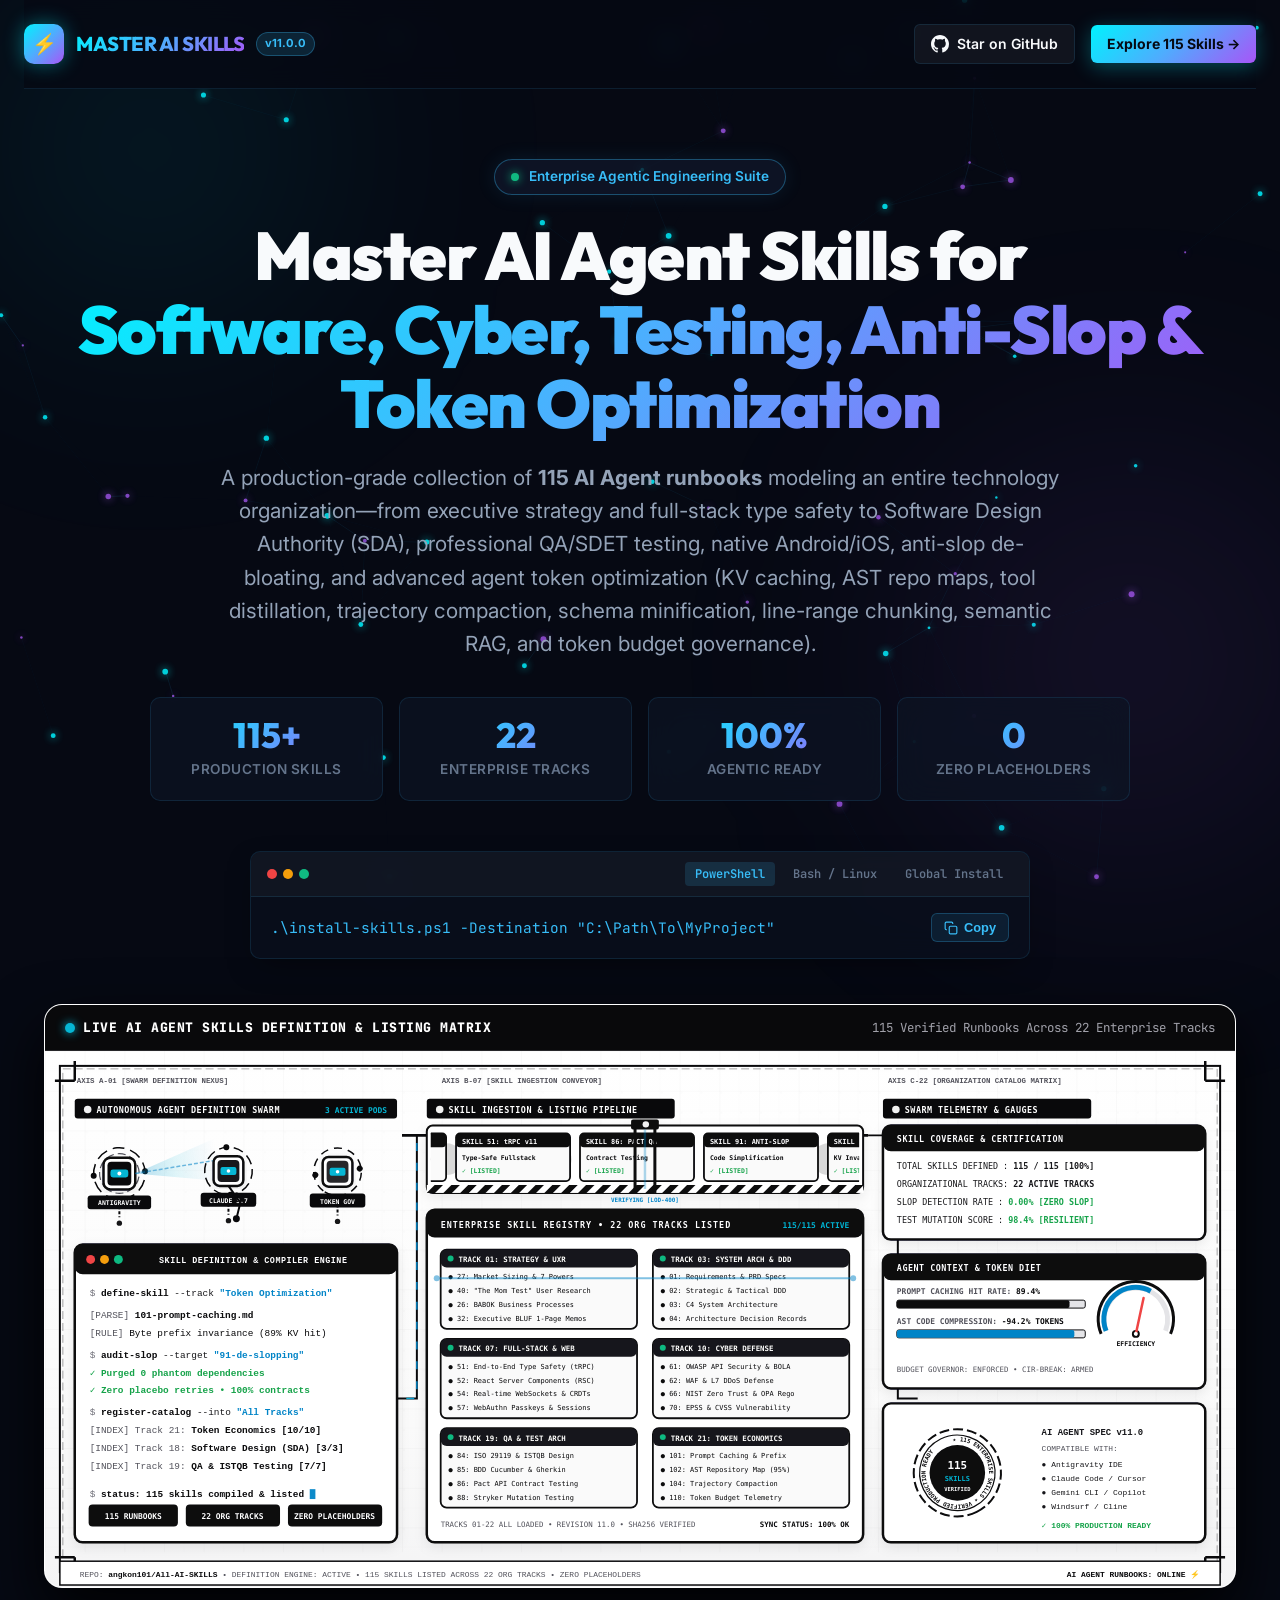
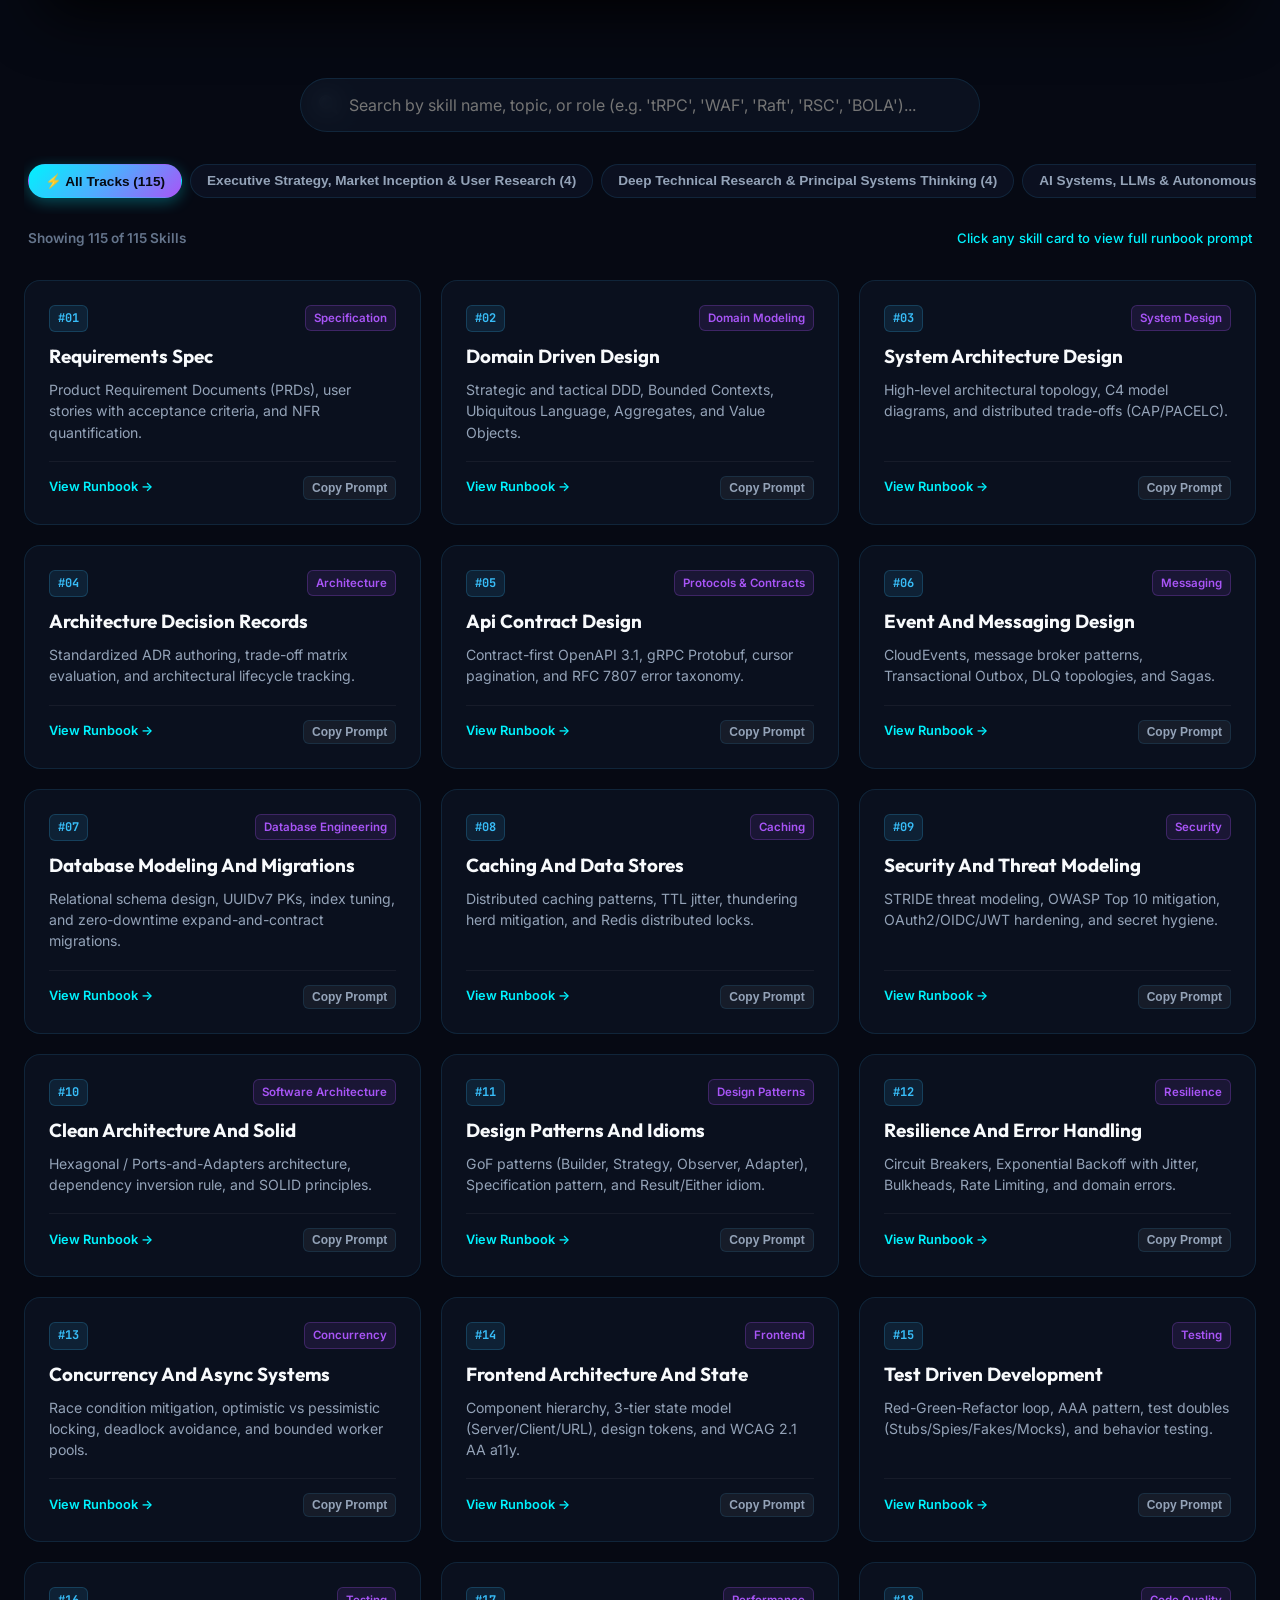
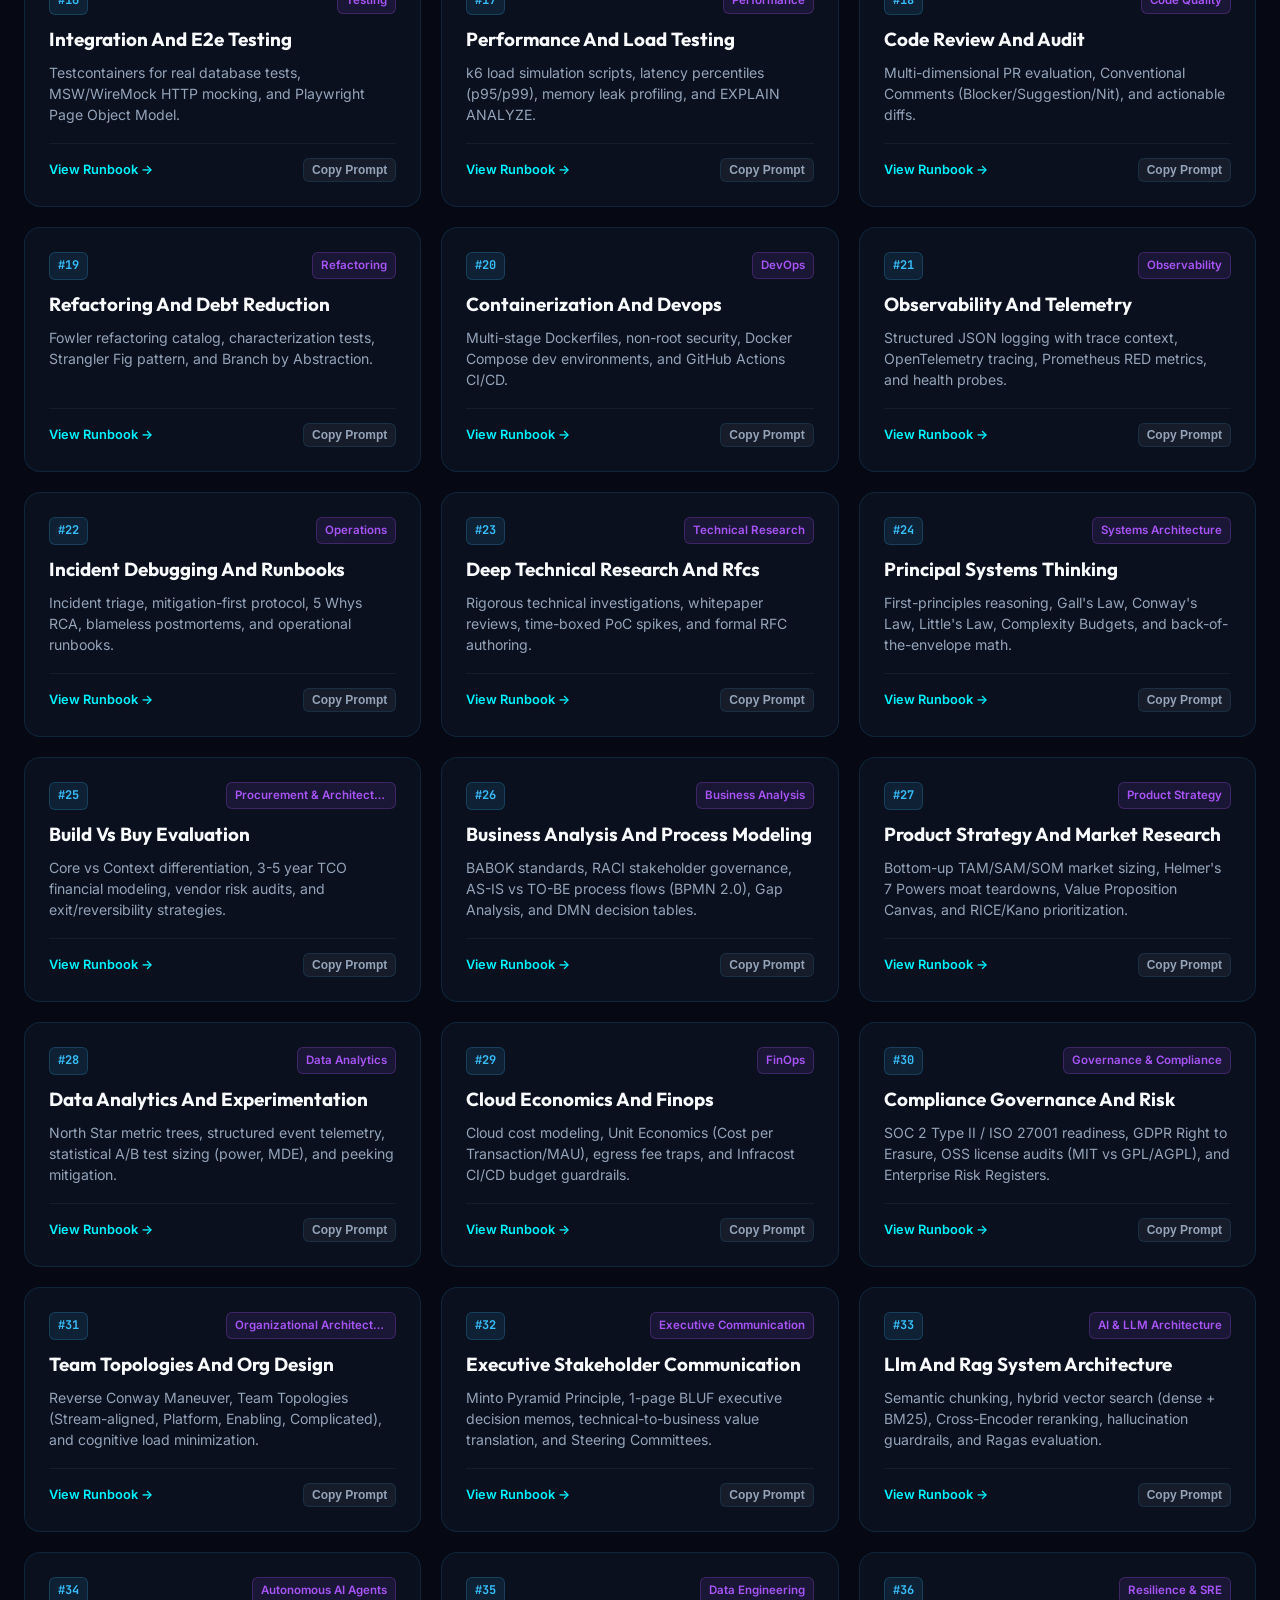
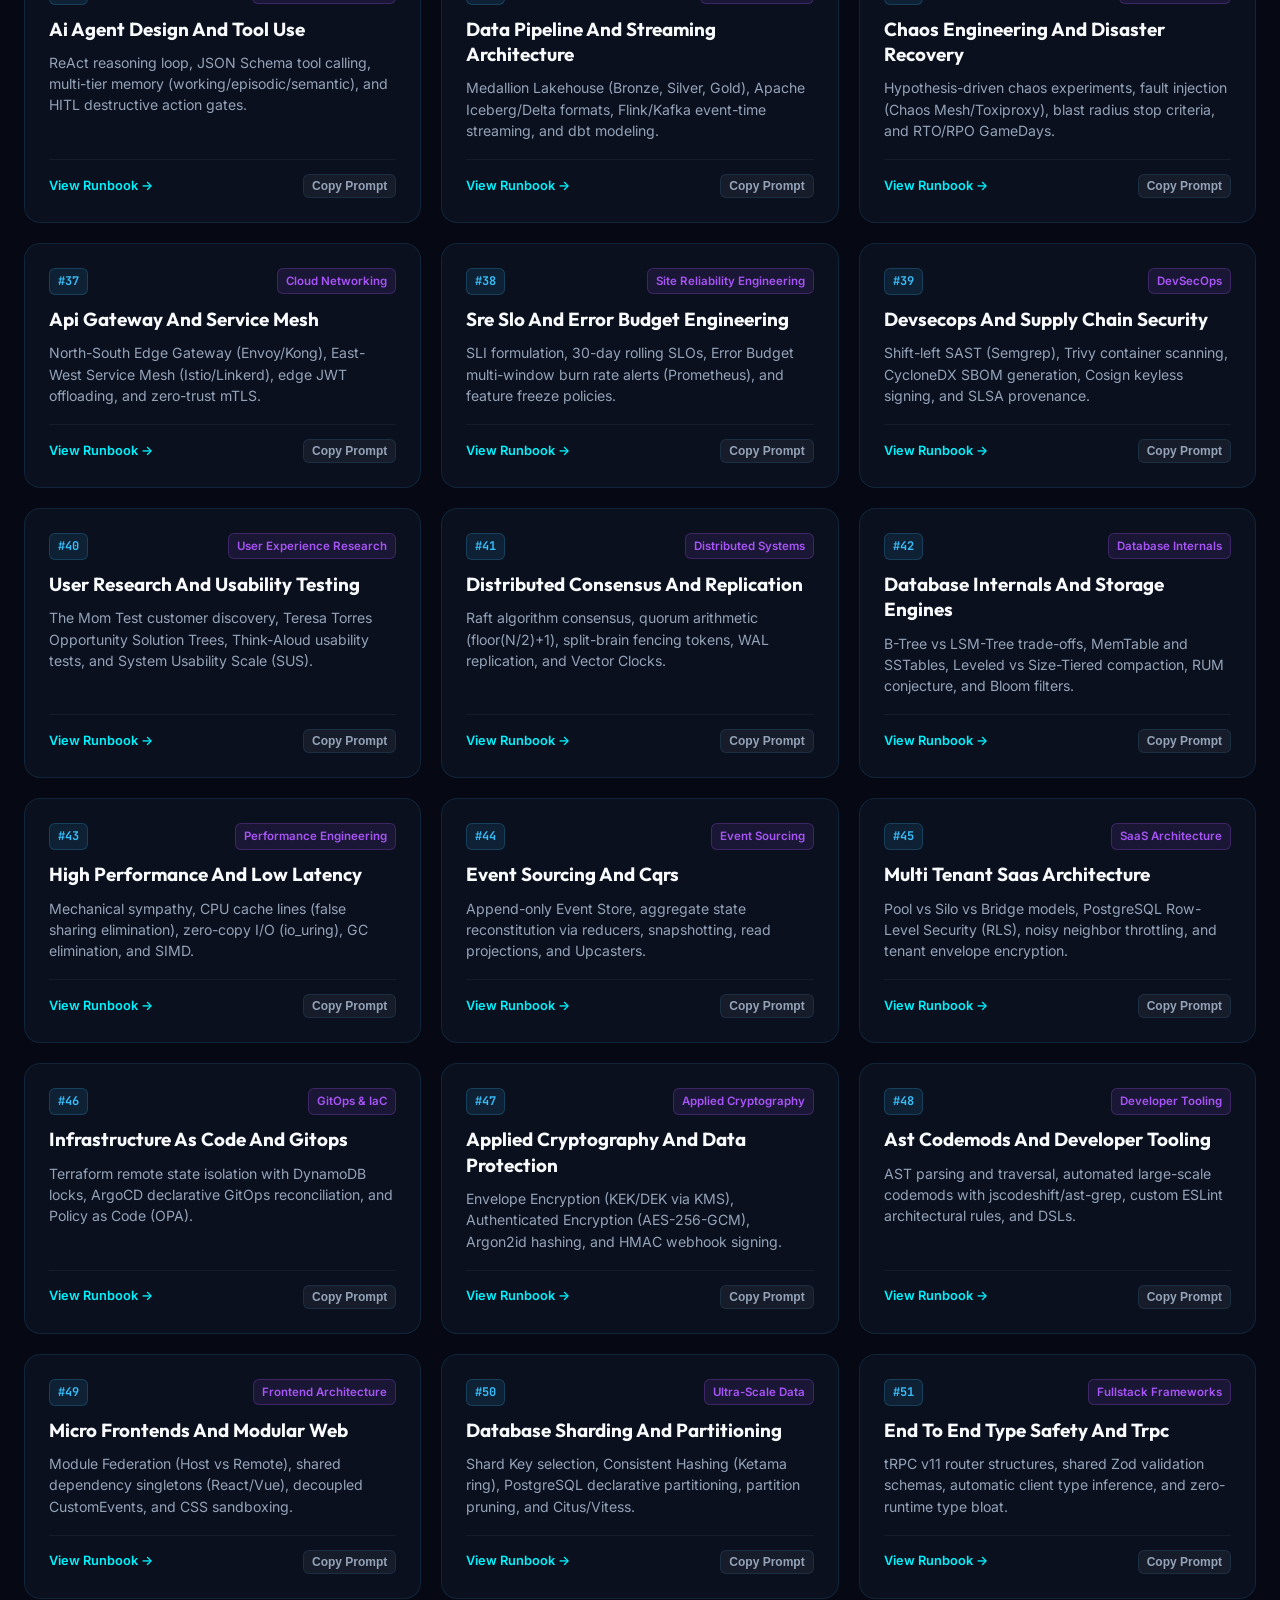
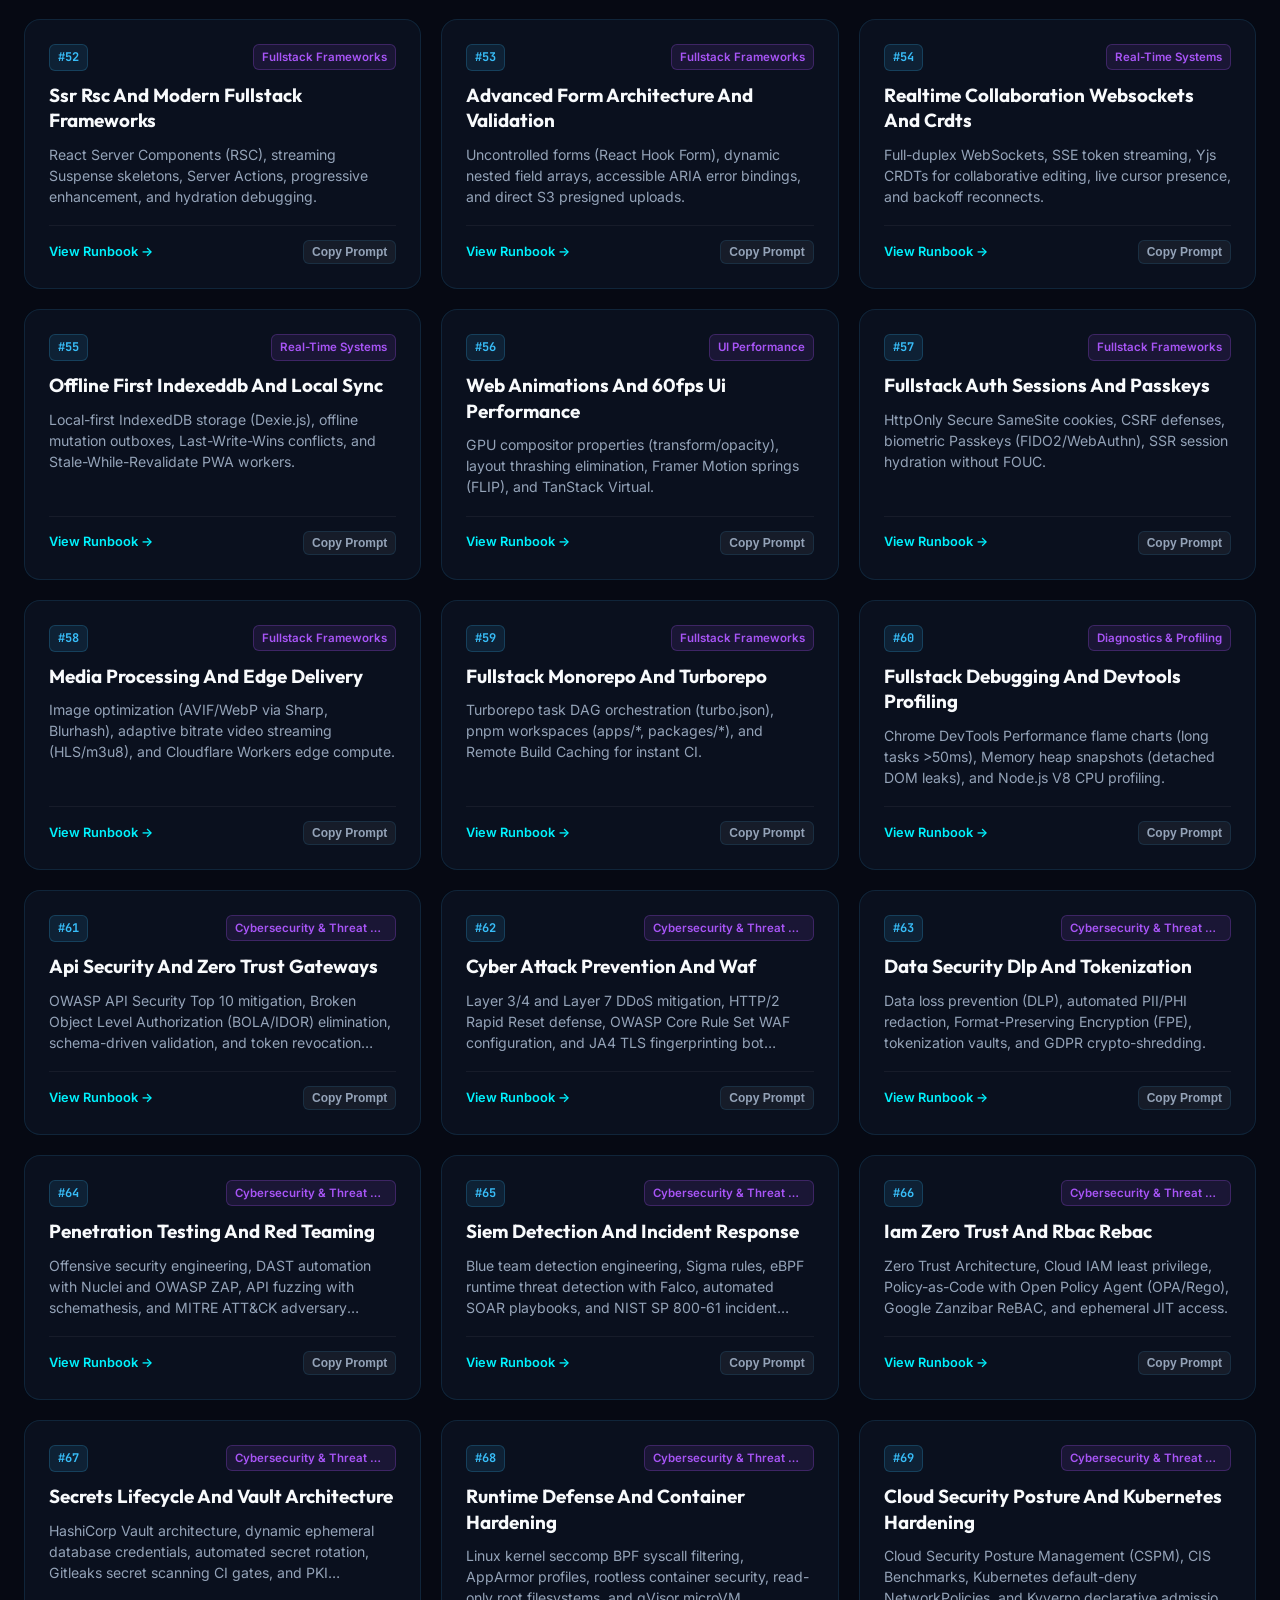
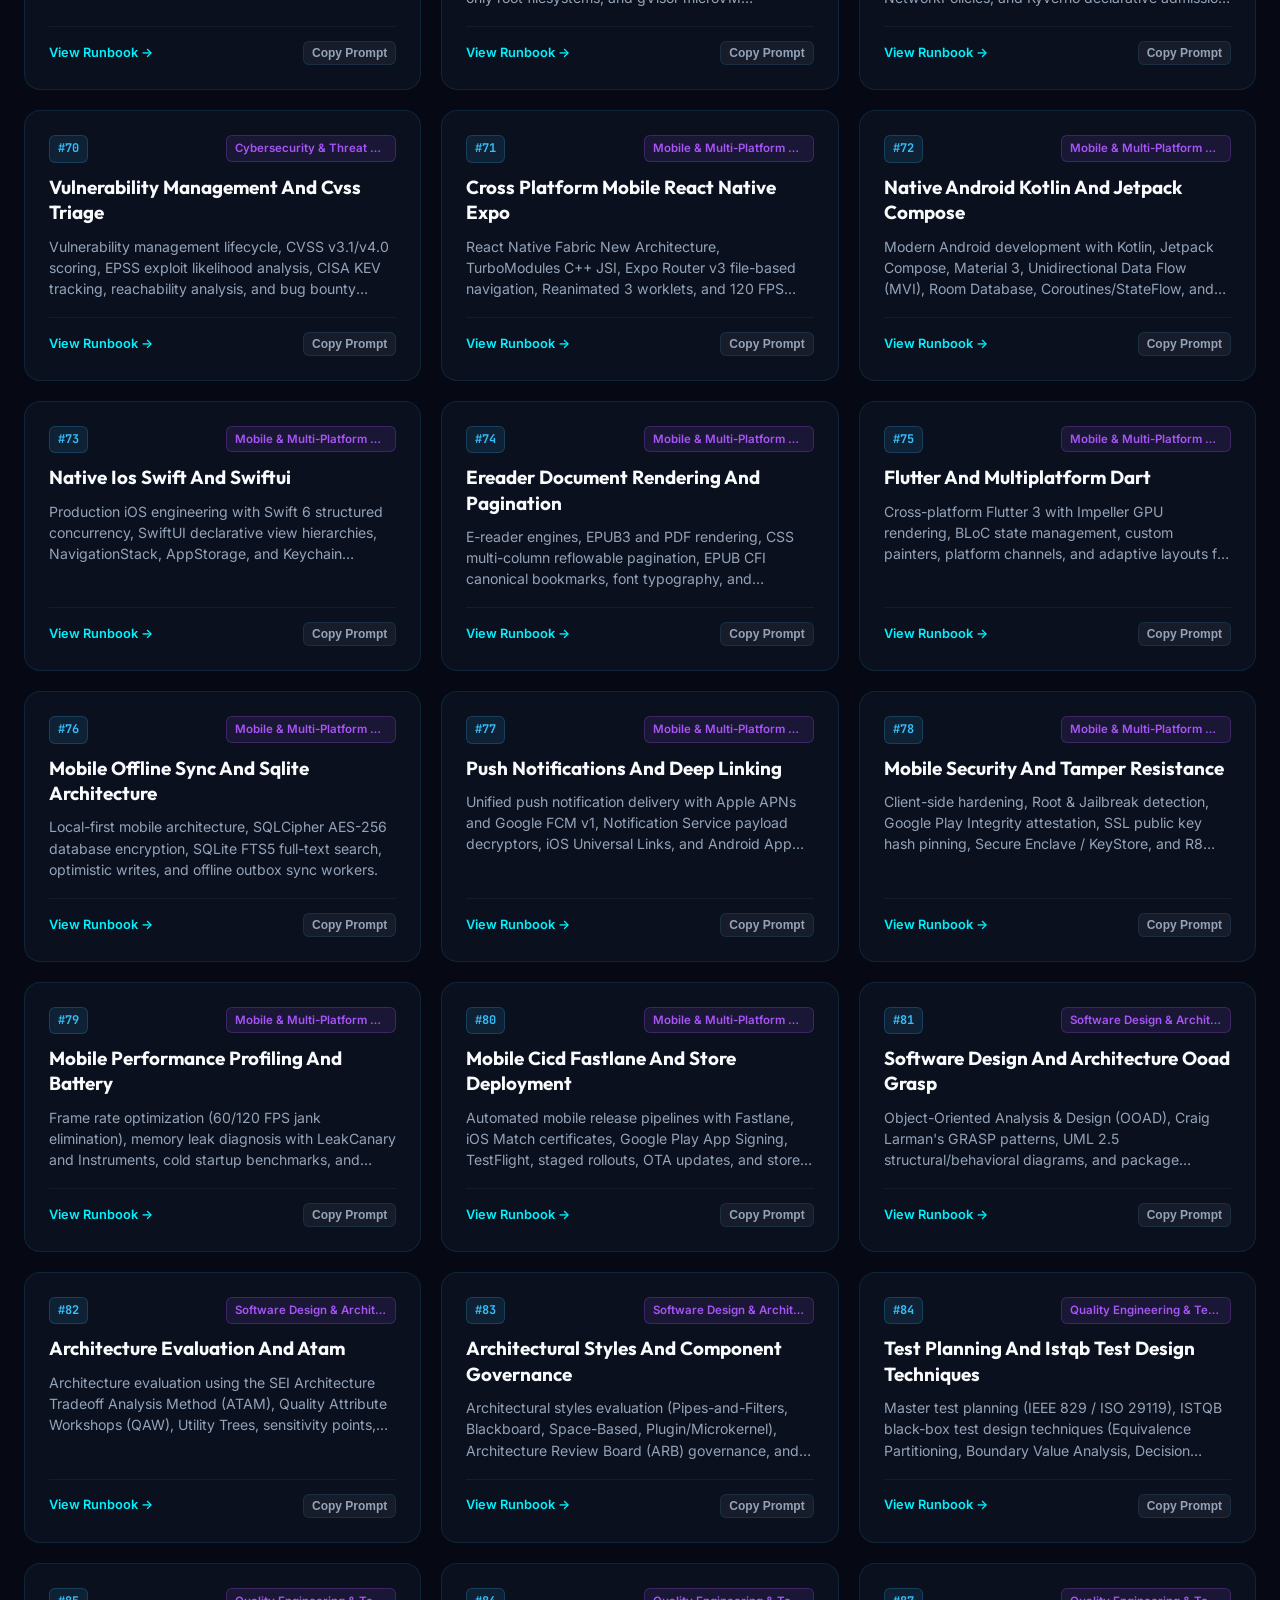
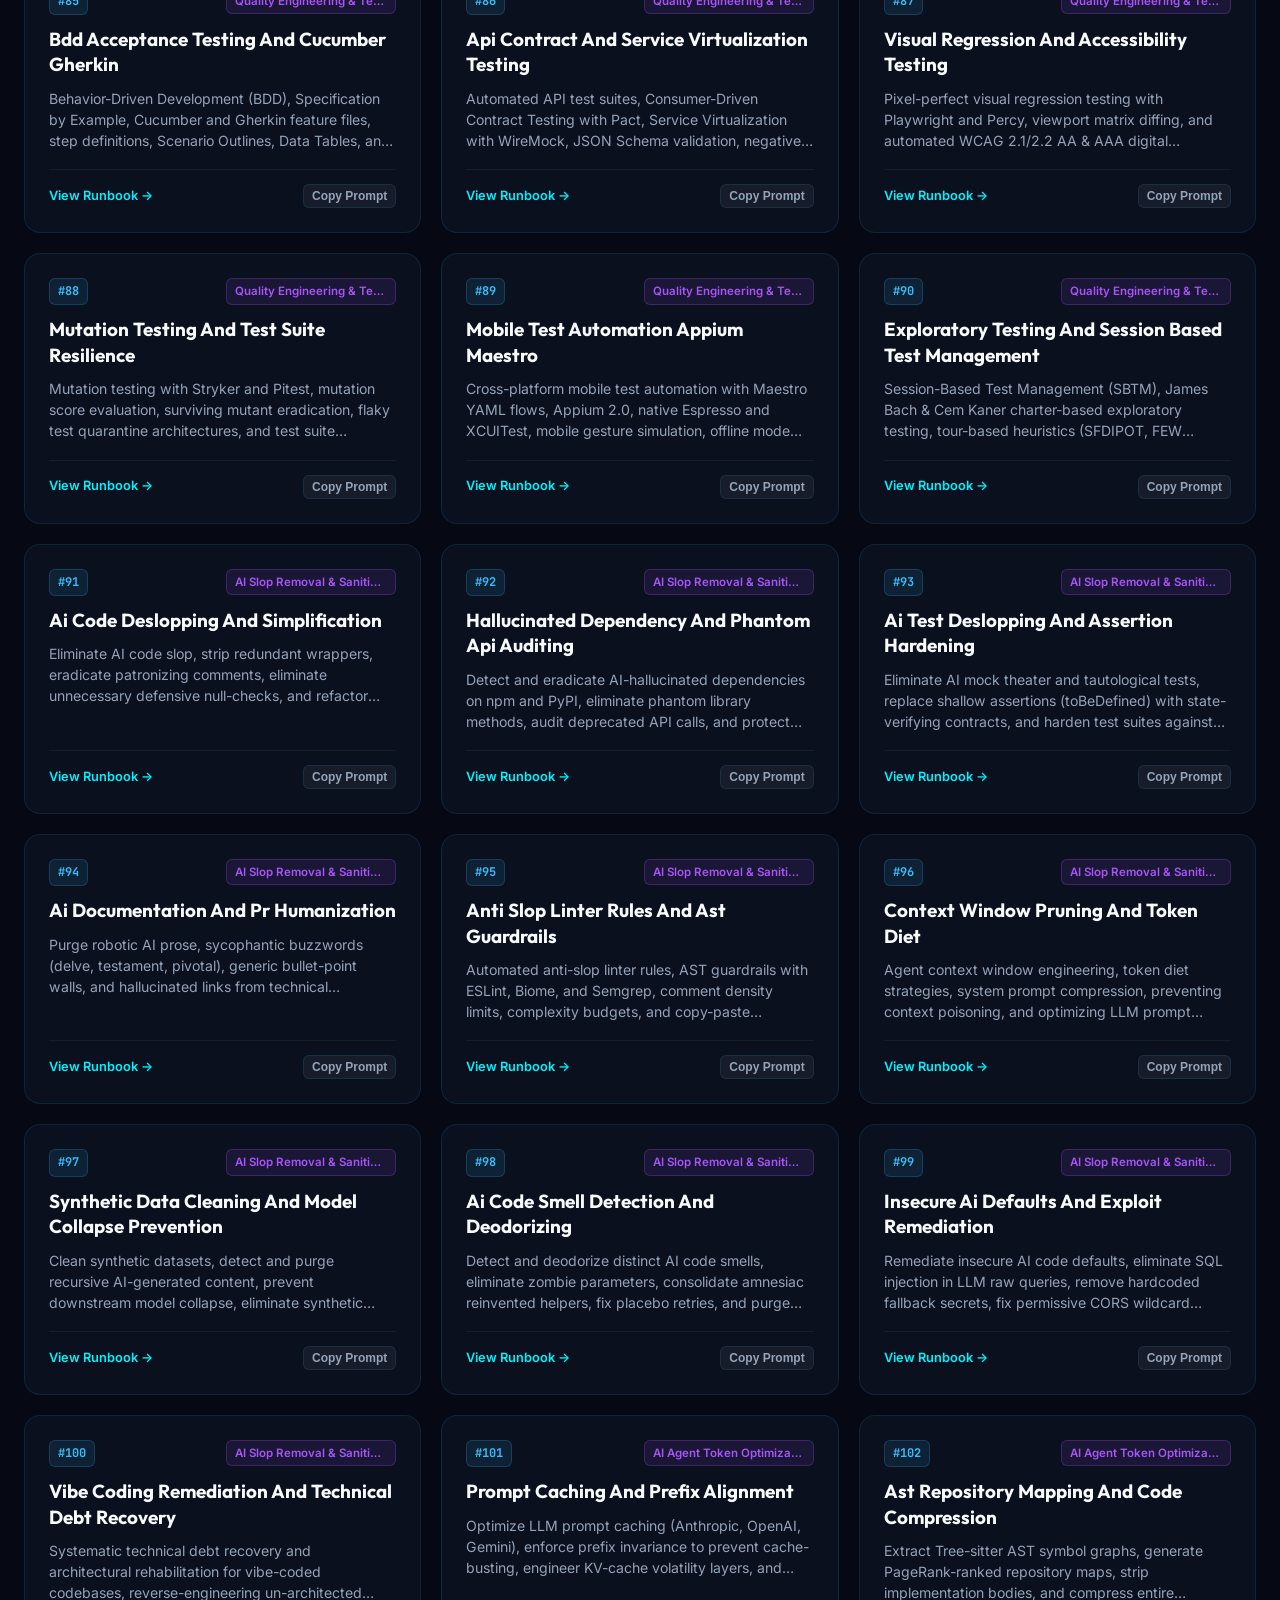
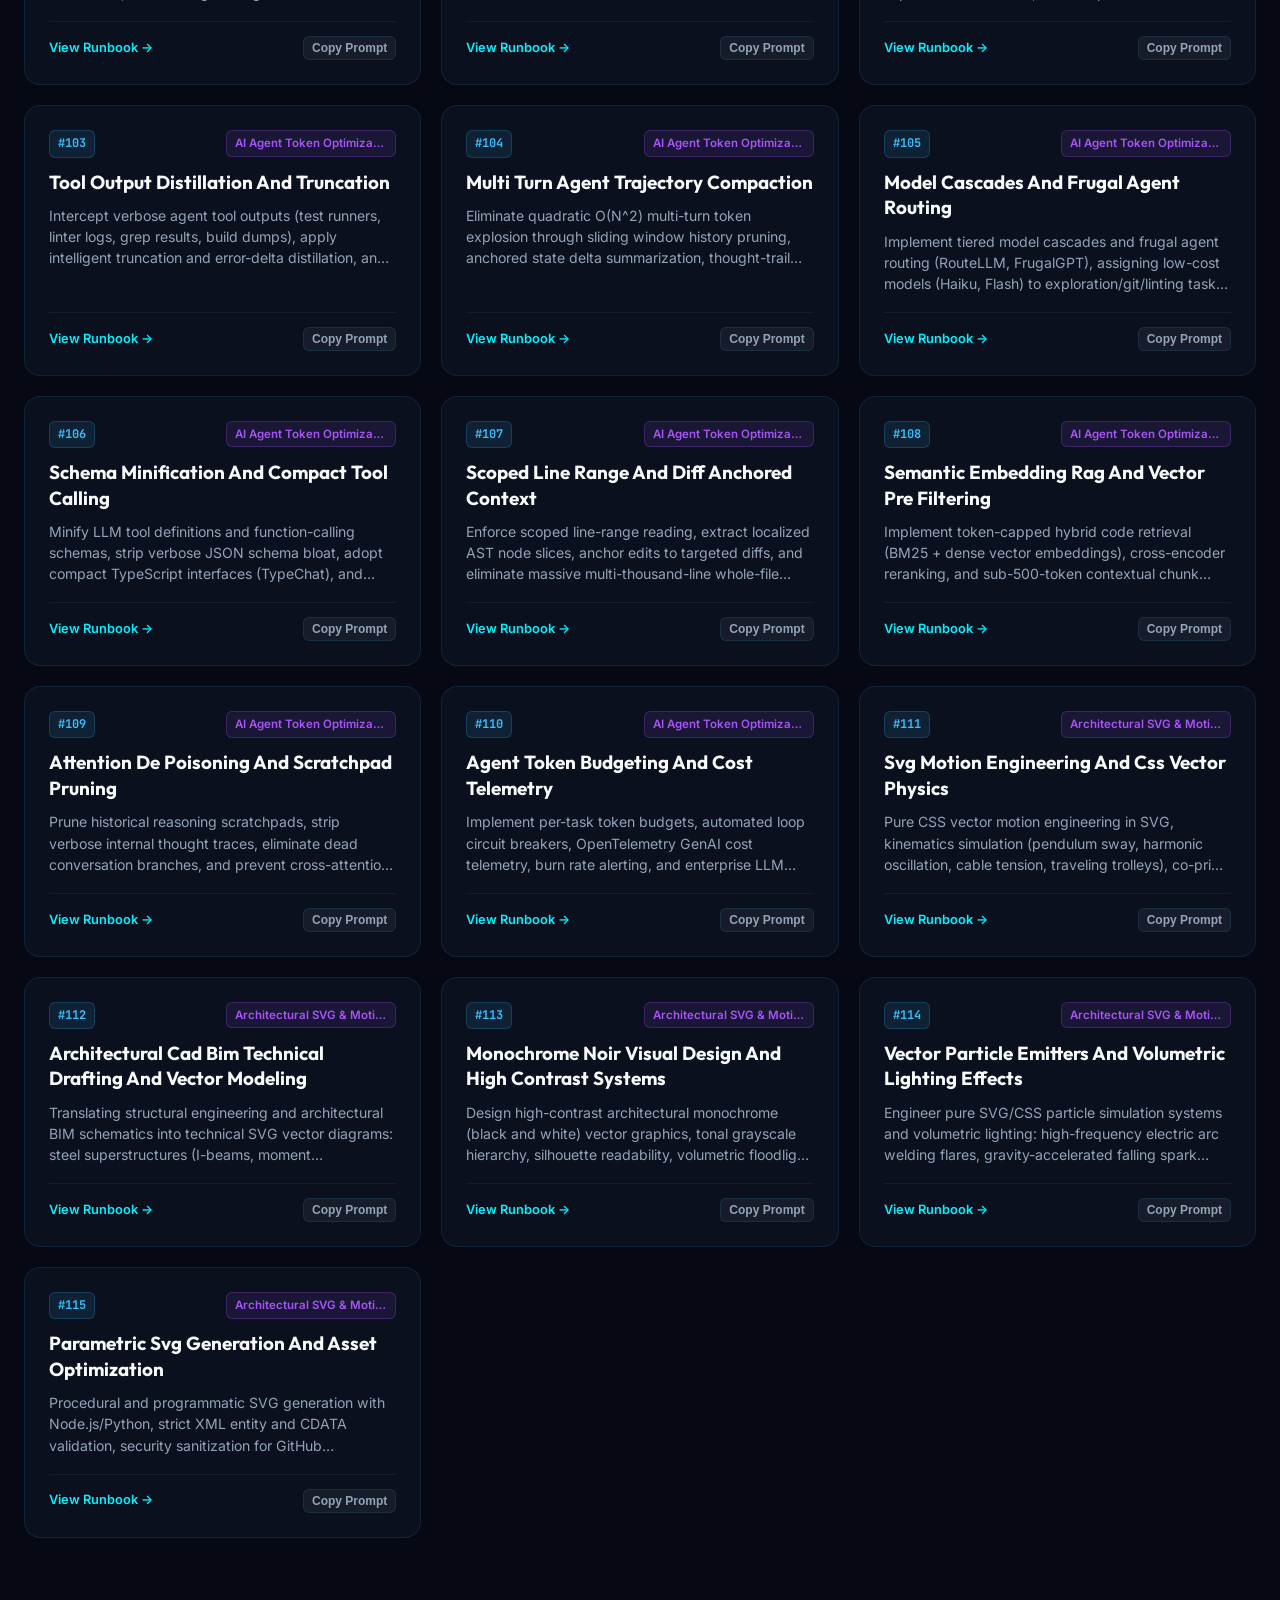
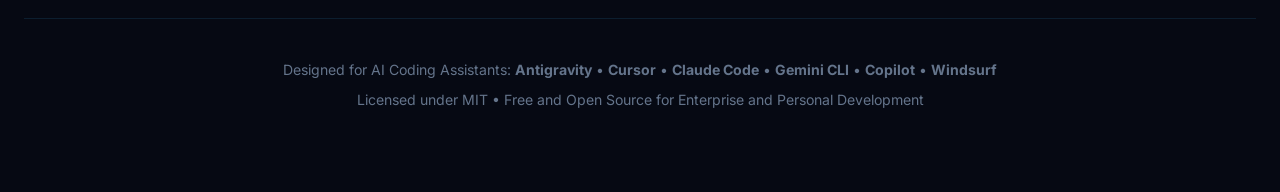
<file: index.html>
<!DOCTYPE html>
<html lang="en">
<head>
  <meta charset="UTF-8">
  <meta http-equiv="refresh" content="0; url=docs/index.html">
  <title>Master AI Agent Skills | Redirecting...</title>
  <script>
    window.location.href = "docs/index.html";
  </script>
</head>
<body style="background:#060913; color:#94a3b8; font-family:sans-serif; text-align:center; padding-top:100px;">
  <p>Loading Master AI Agent Skills Interactive Showcase...</p>
  <p><a href="docs/index.html" style="color:#38bdf8;">Click here if you are not redirected automatically</a></p>
</body>
</html>
</file>
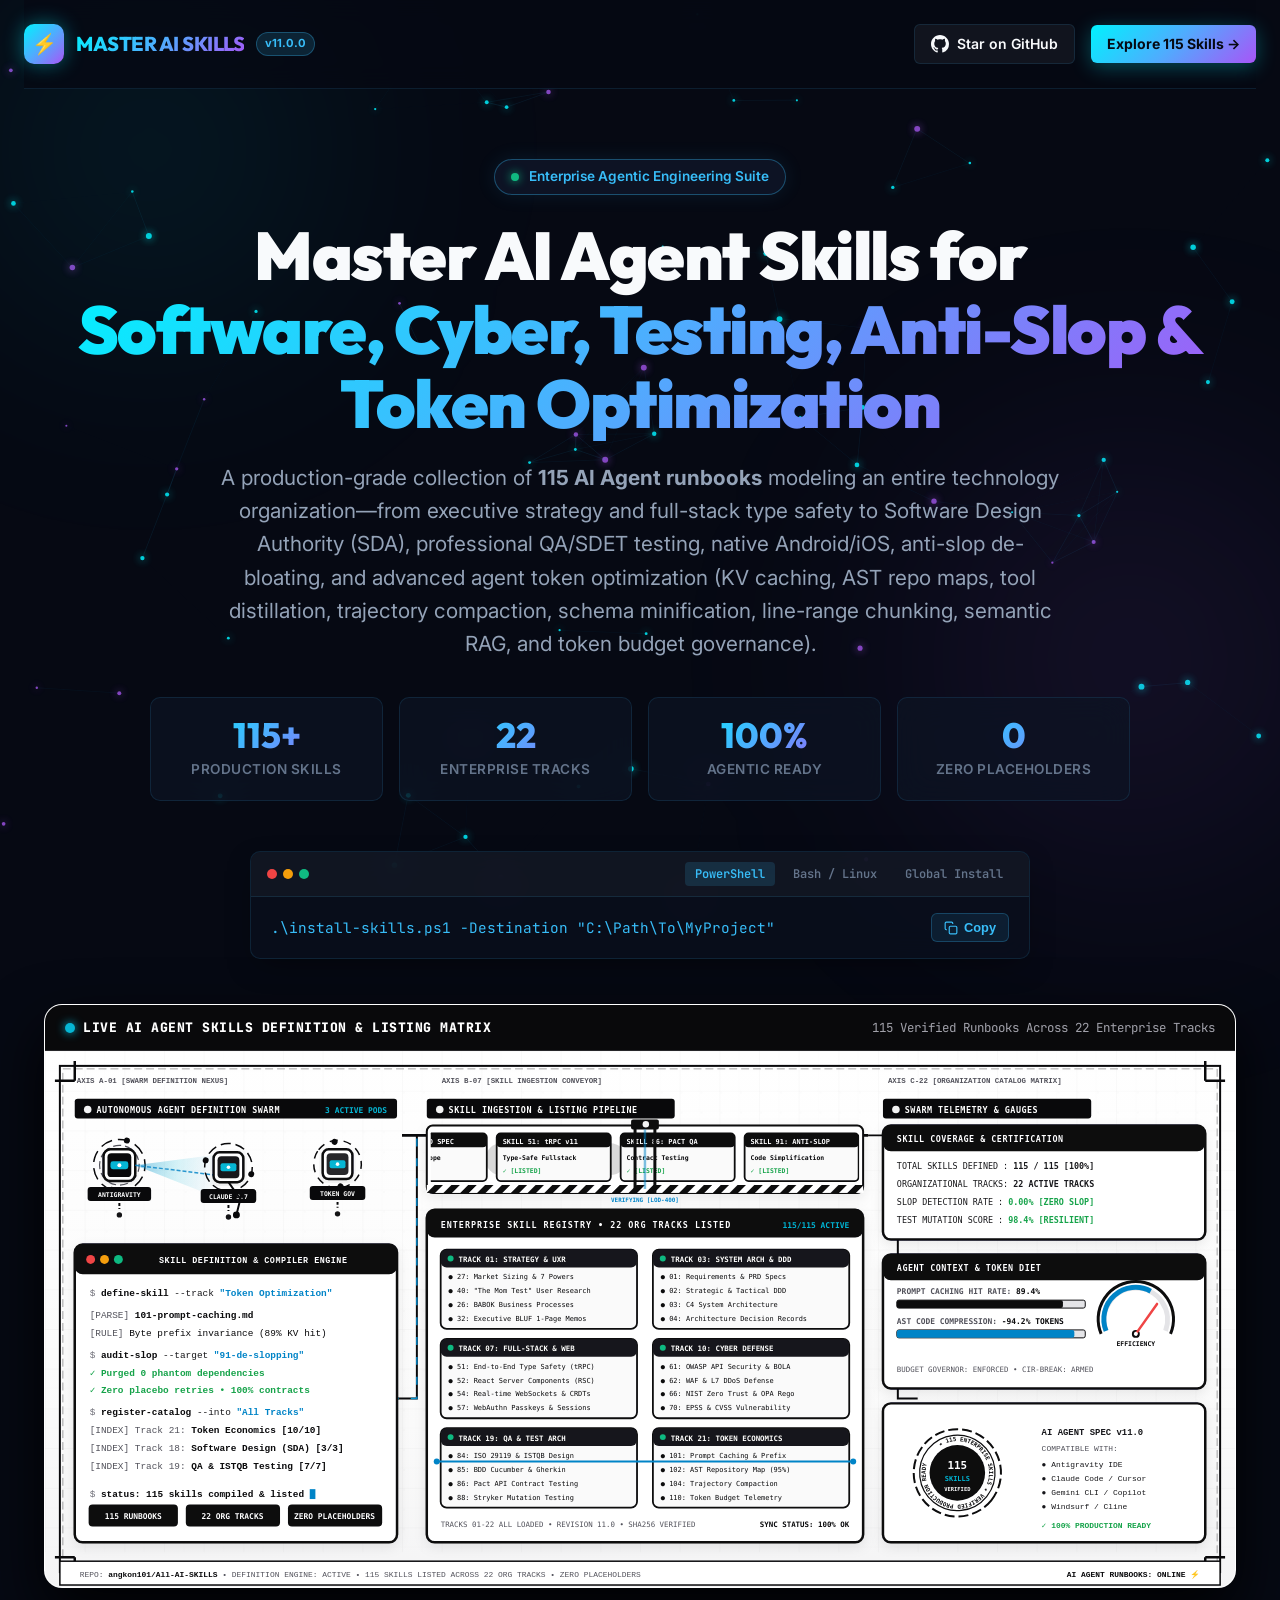
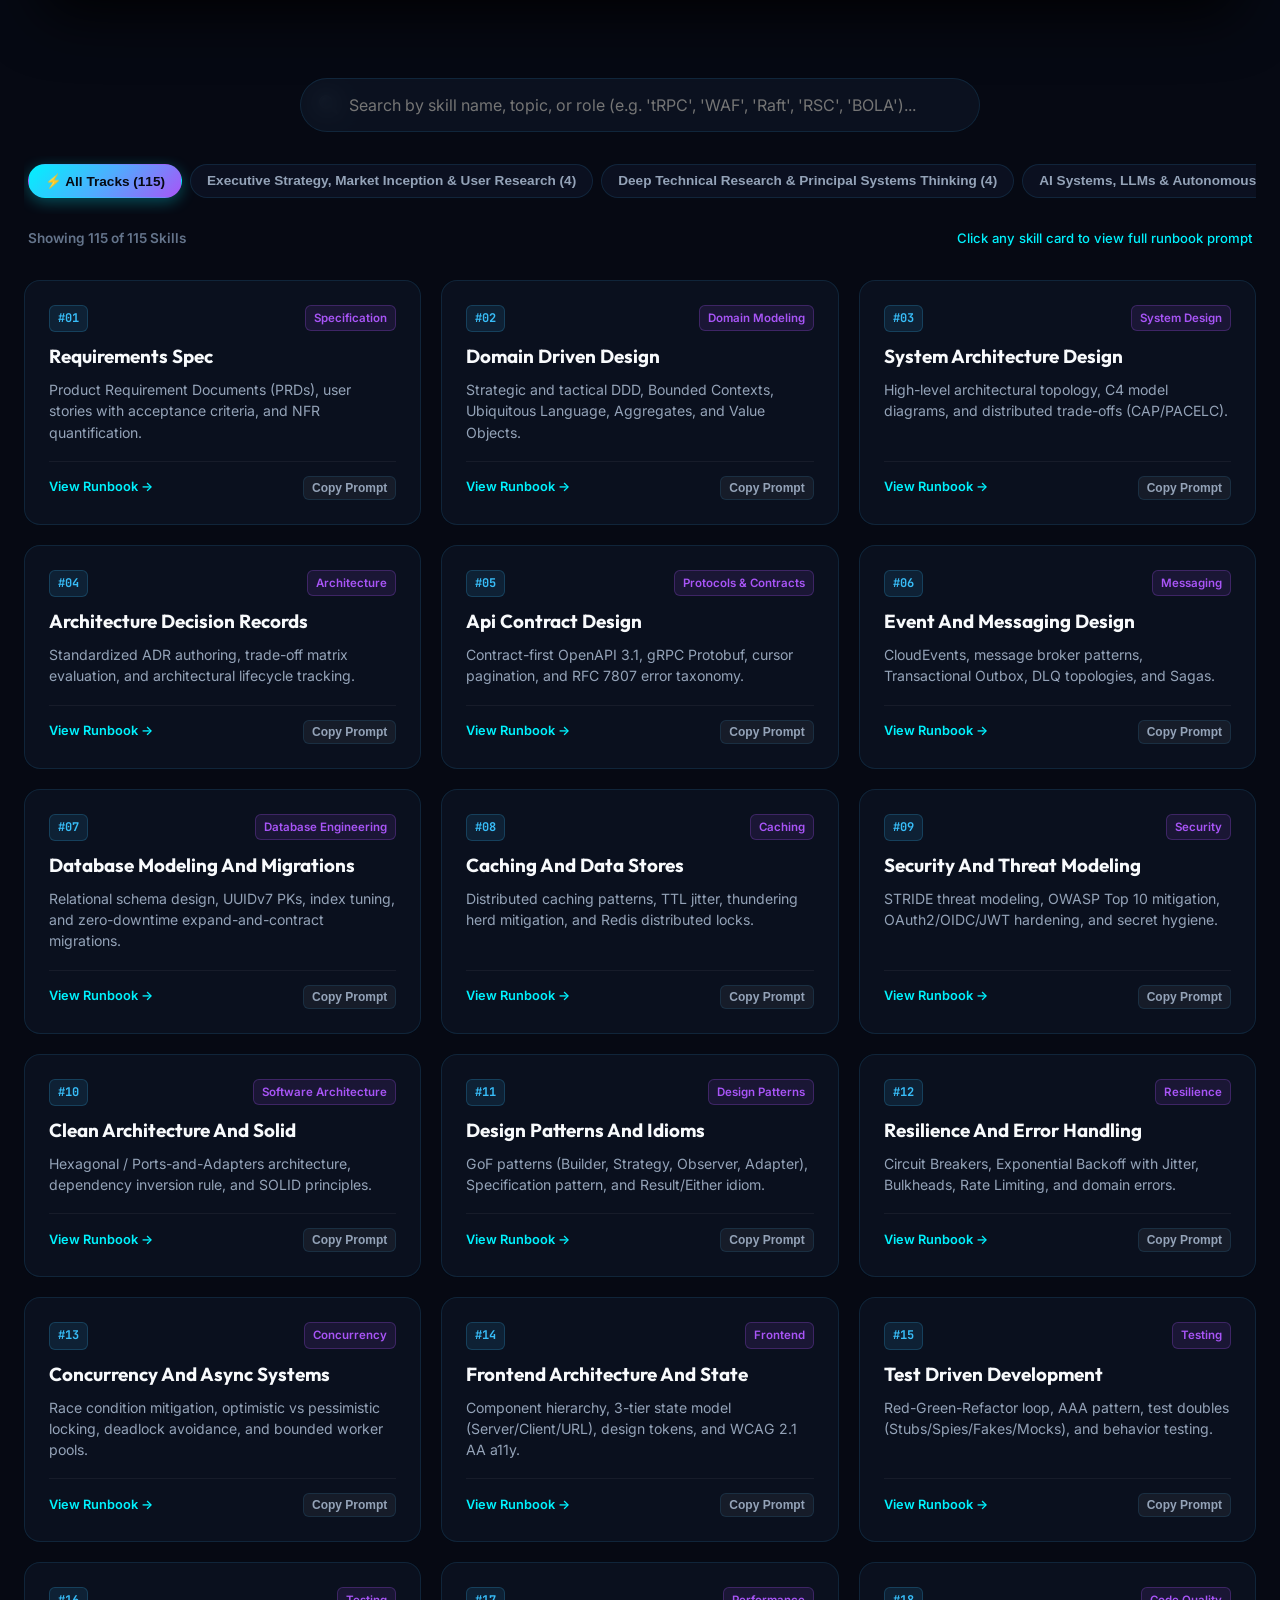
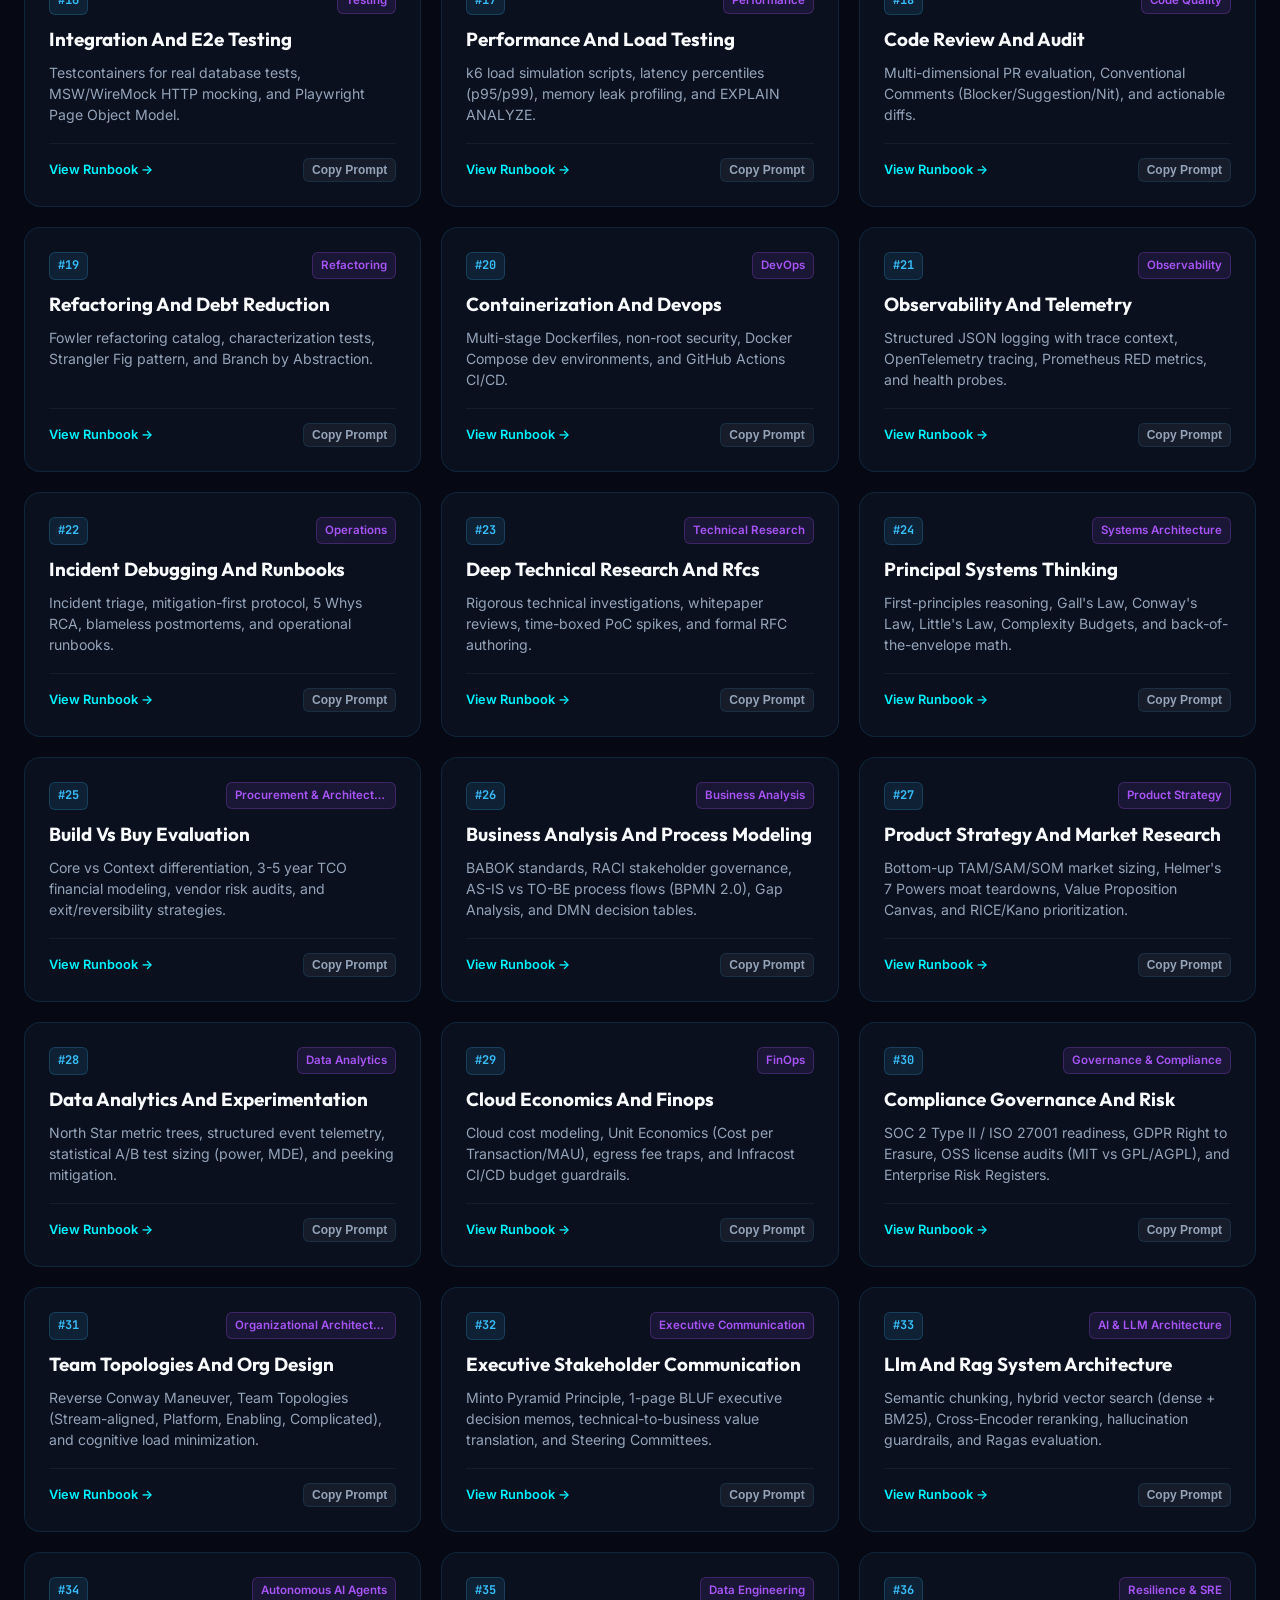
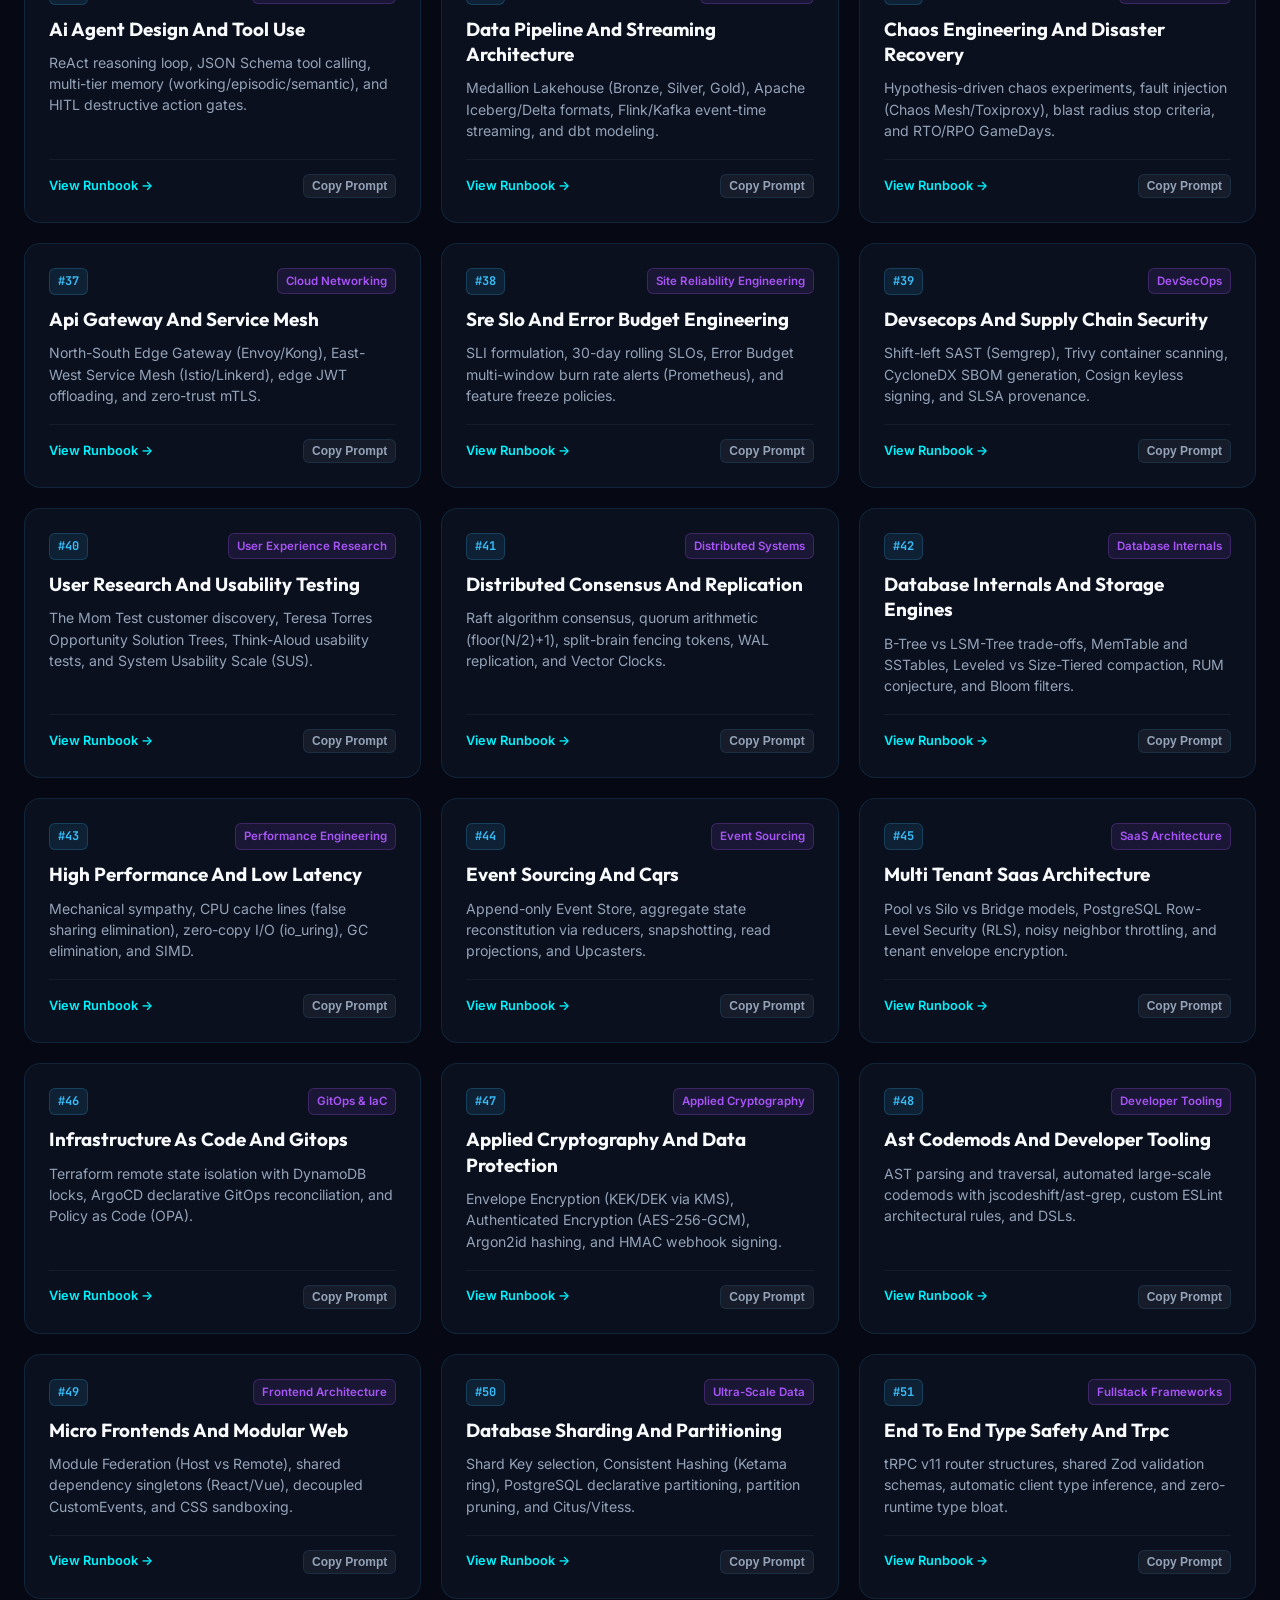
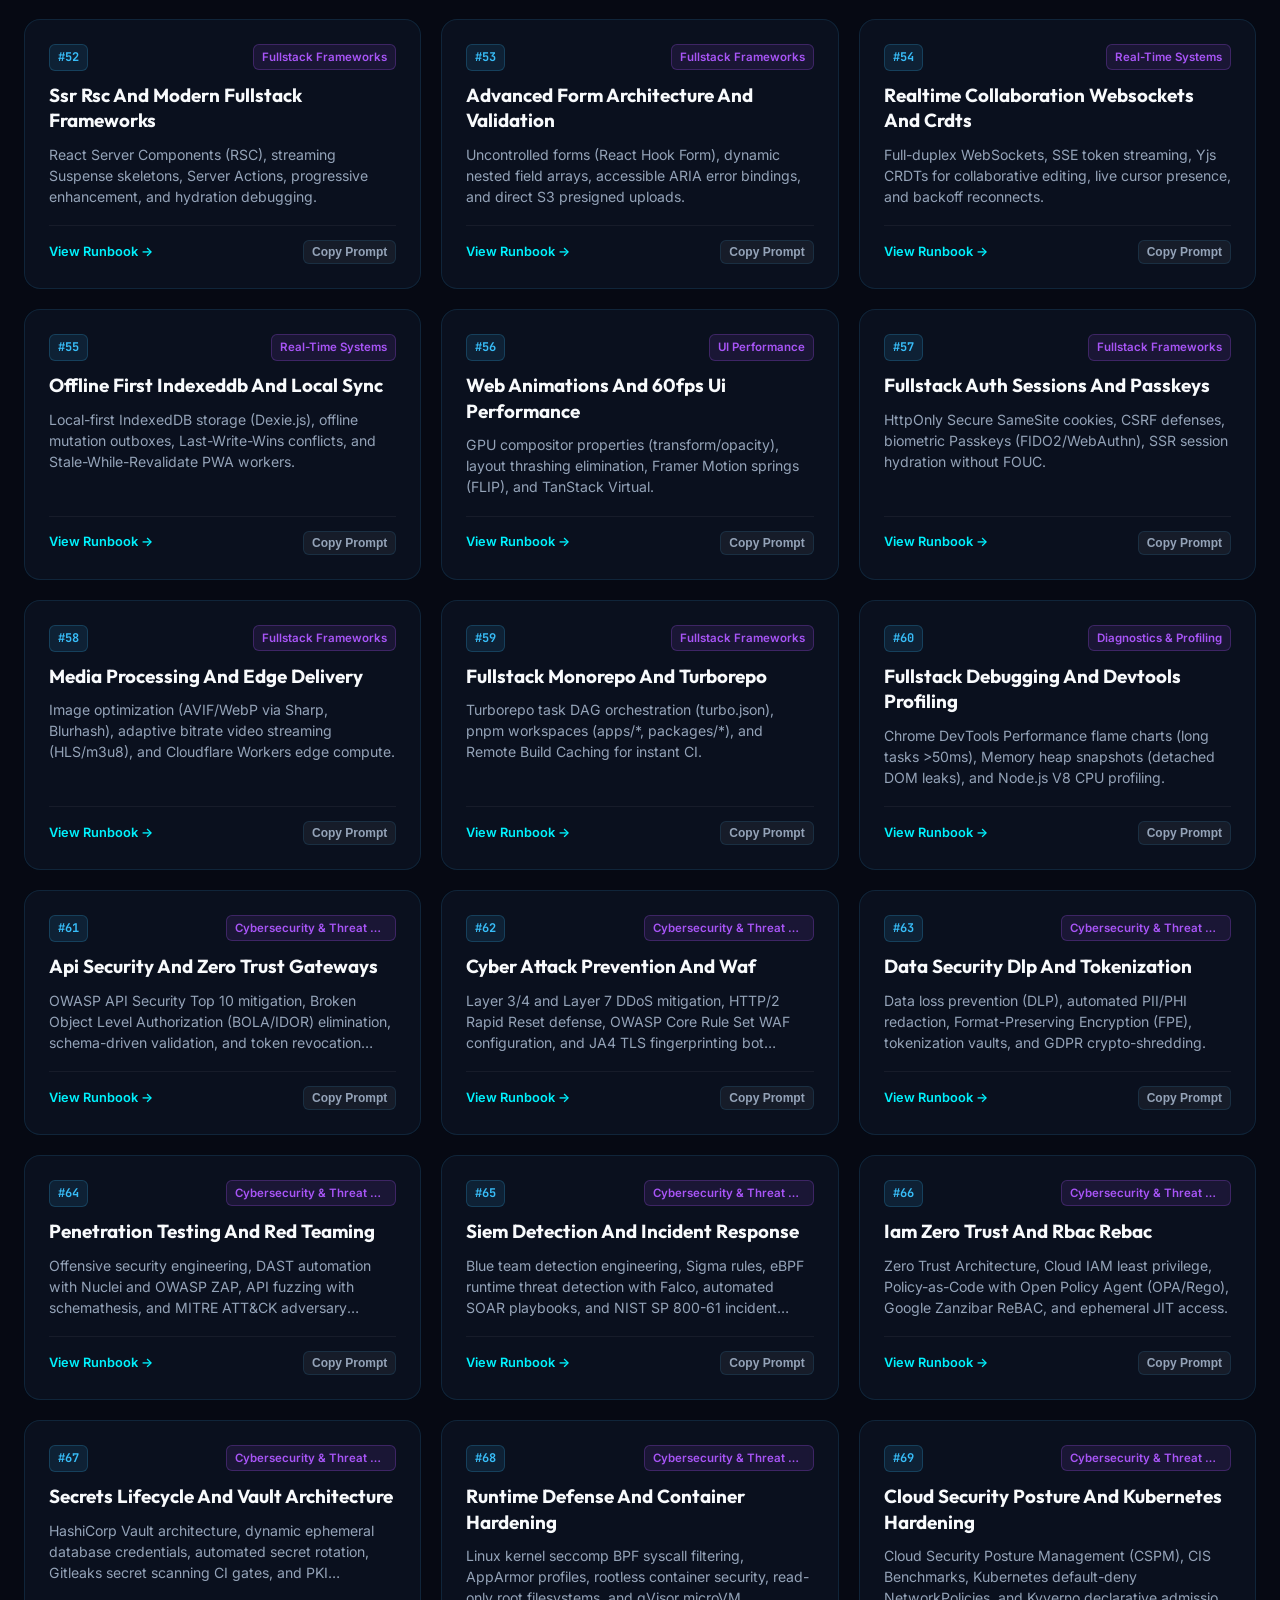
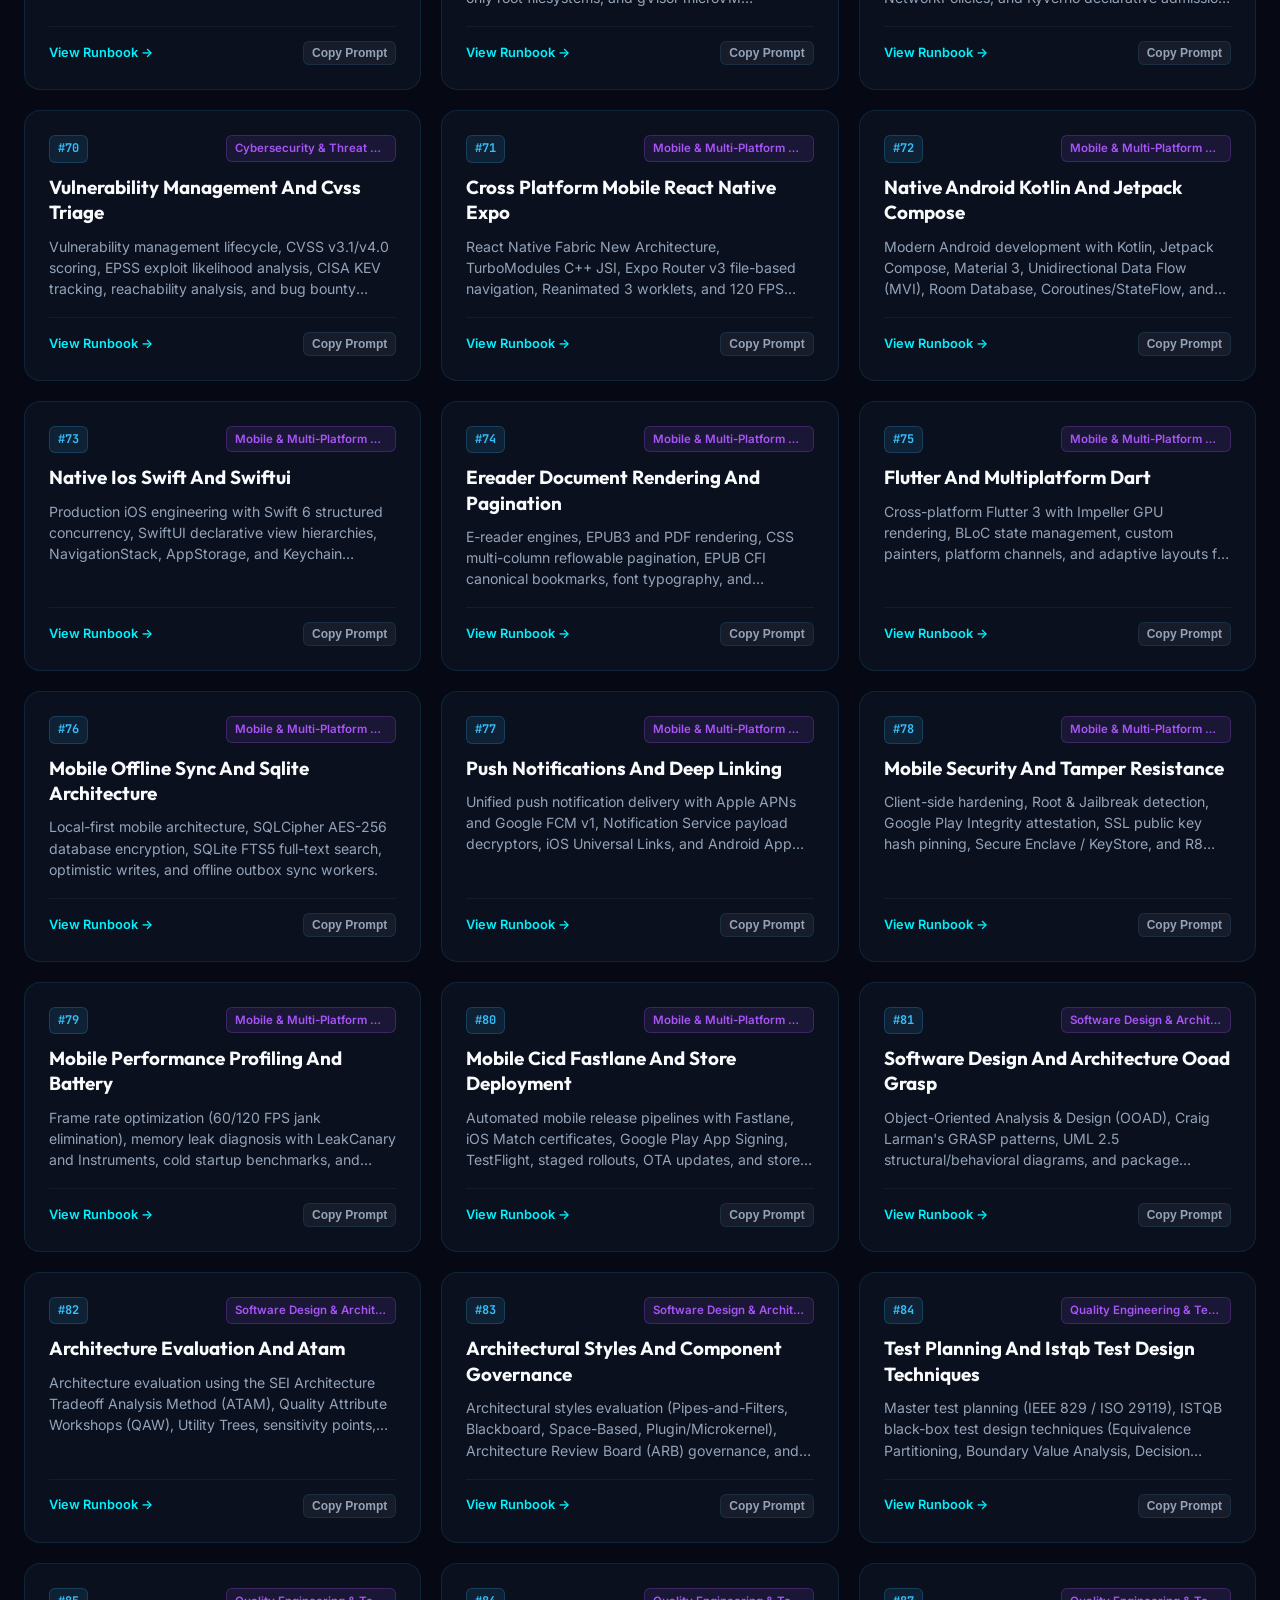
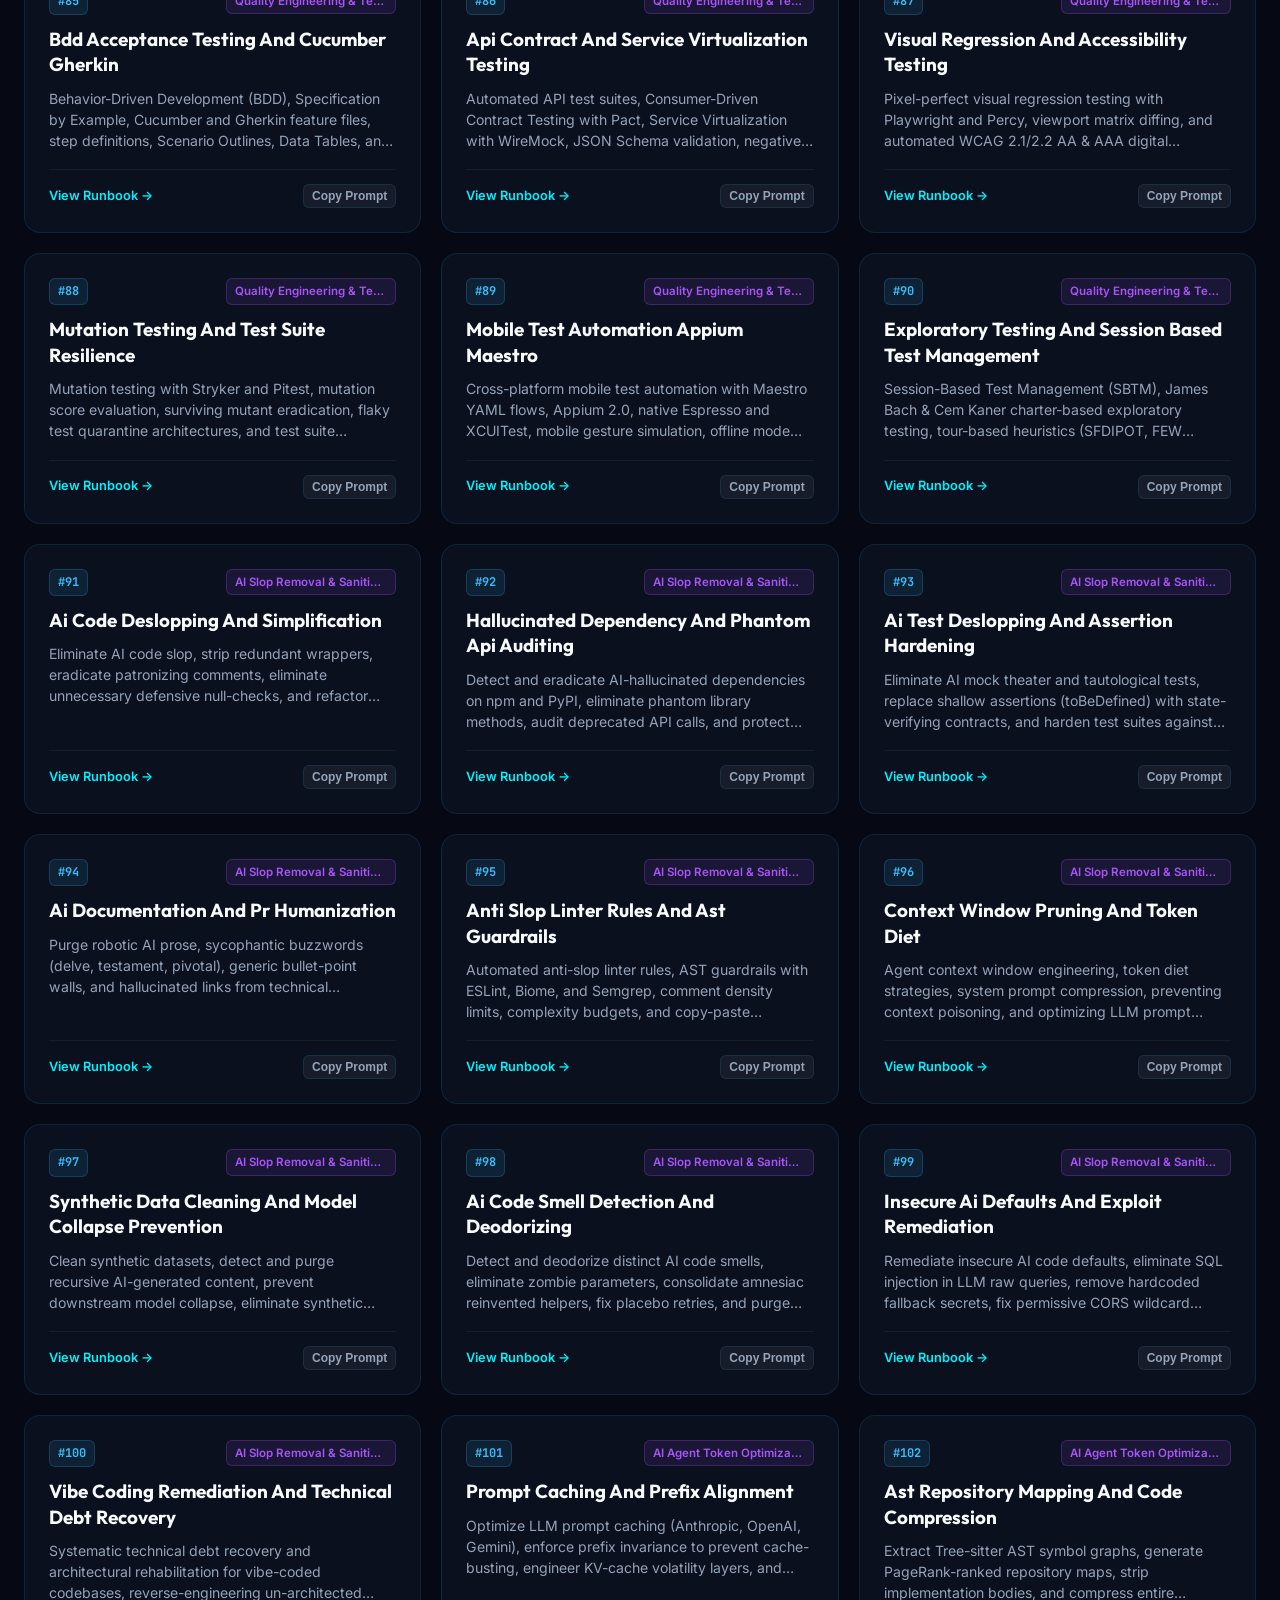
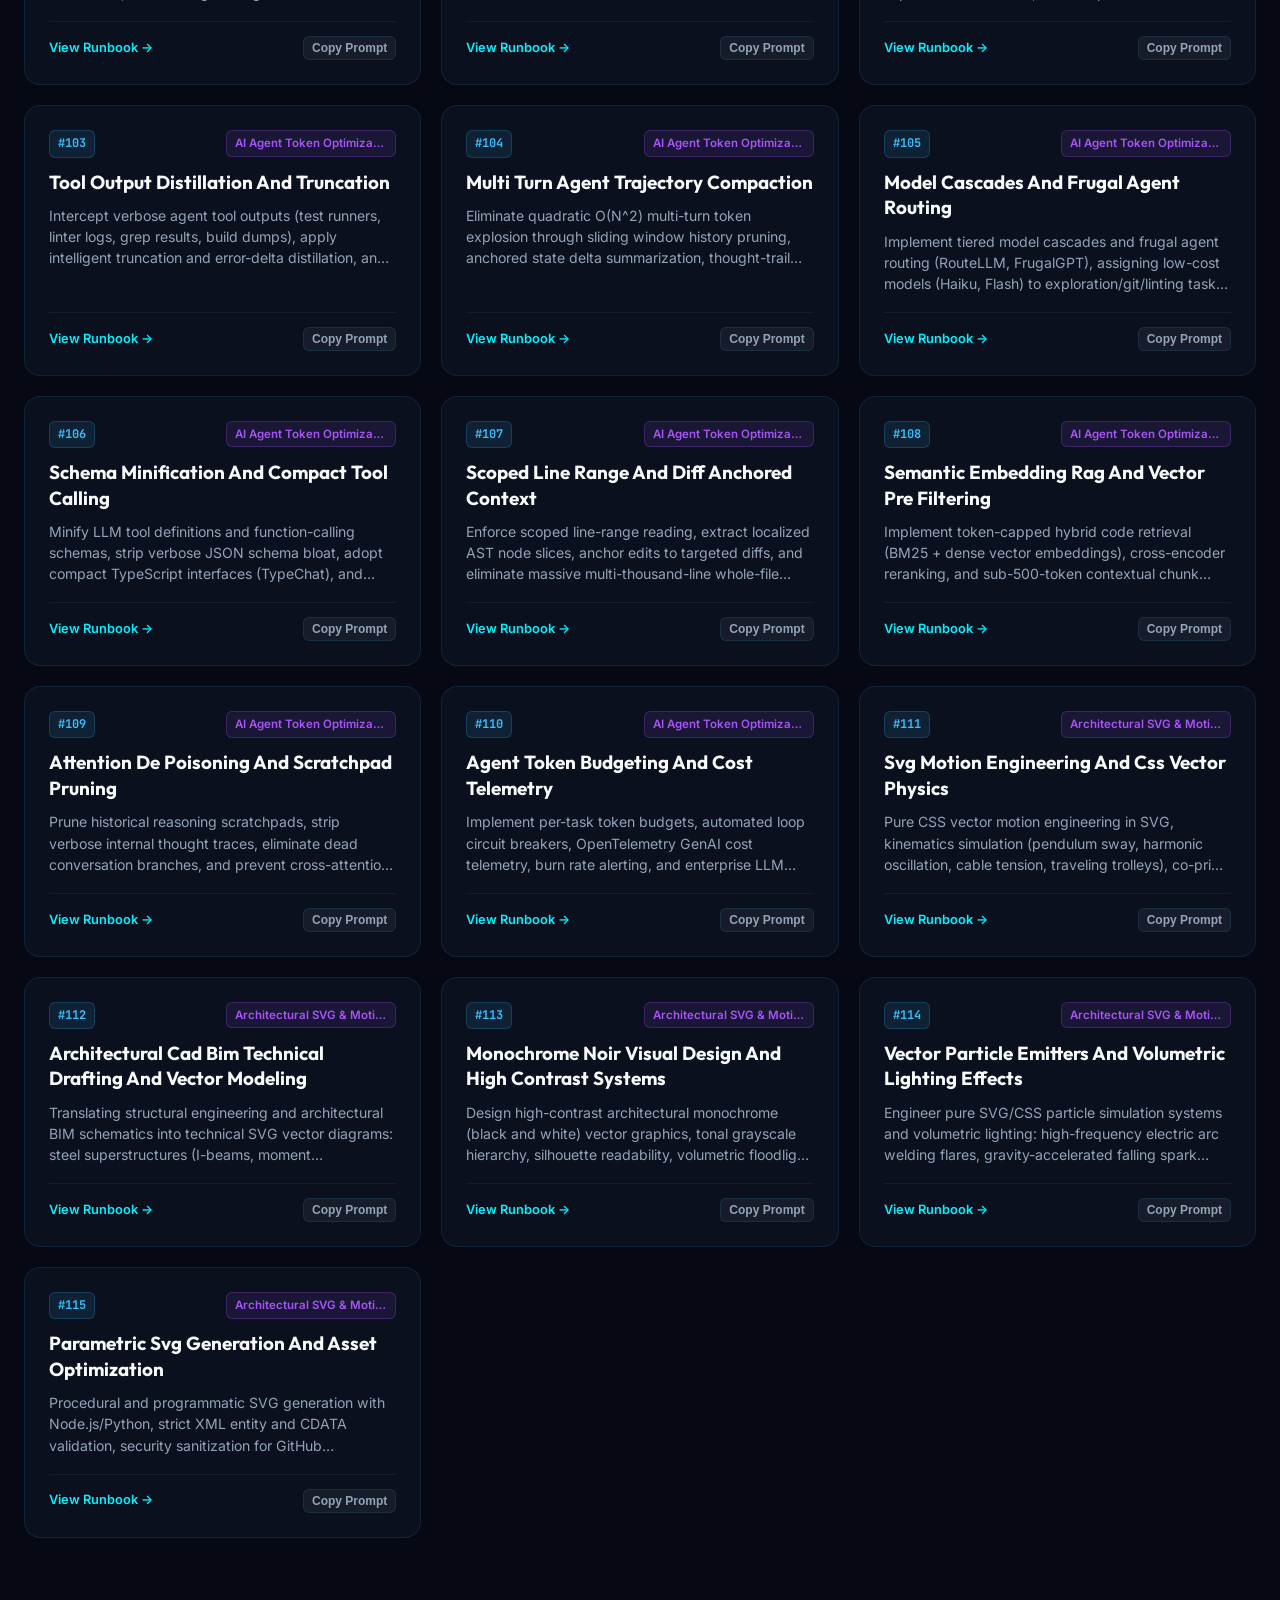
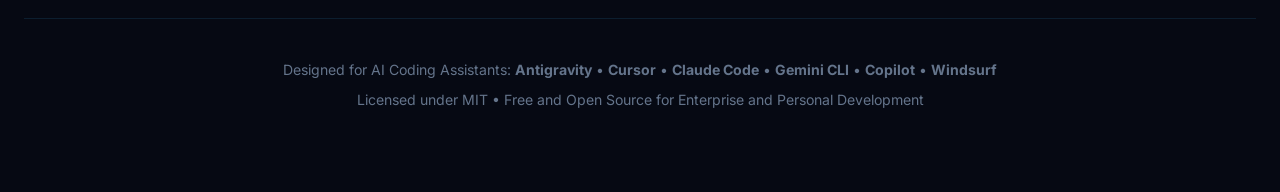
<file: docs/index.html>
<!DOCTYPE html>
<html lang="en">

<head>
  <meta charset="UTF-8">
  <meta name="viewport" content="width=device-width, initial-scale=1.0">
  <title>Master AI Agent Skills | 115 Enterprise Engineering, Testing, Anti-Slop, Token Optimization &amp; Architectural SVG Motion Skills</title>
  <meta name="description"
    content="Production-grade suite of 115 AI Agent Skills modeling an entire enterprise engineering organization, Software Design Authority (SDA), professional QA/SDET testing, anti-slop code de-bloating, and AI agent token optimization.">
  <meta name="keywords"
    content="AI skills, agentic AI, software engineering, system design, cybersecurity, fullstack, mobile, e-reader, react native, jetpack compose, swiftui, flutter, offline sync, anti-slop, token optimization, prompt caching">
  <meta name="author" content="Enterprise Systems Architecture">

  <!-- Open Graph -->
  <meta property="og:title" content="Master AI Agent Skills for Enterprise Systems &amp; Token Optimization">
  <meta property="og:description"
    content="115 autonomous skills across 22 organizational tracks from product strategy to mobile engineering, zero-trust security, ISTQB testing, anti-slop, and token economics.">
  <meta property="og:type" content="website">

  <!-- Favicon -->
  <link rel="icon"
    href="data:image/svg+xml,<svg xmlns='http://www.w3.org/2000/svg' viewBox='0 0 100 100'><text y='.9em' font-size='90'>⚡</text></svg>">

  <!-- Stylesheet -->
  <link rel="stylesheet" href="style.css">
</head>

<body>

  <!-- Background 60 FPS Interactive Particle Canvas -->
  <canvas id="particle-canvas"></canvas>

  <!-- Ambient Glowing Orbs -->
  <div class="ambient-glow glow-1"></div>
  <div class="ambient-glow glow-2"></div>

  <!-- Main Application Container -->
  <div class="app-container">

    <!-- Sticky Navigation Bar -->
    <header>
      <nav class="navbar" id="main-navbar">
        <a href="#" class="nav-brand" id="brand-link">
          <div class="brand-icon">⚡</div>
          <span class="brand-title">MASTER AI SKILLS</span>
          <span class="brand-badge">v11.0.0</span>
        </a>

        <div class="nav-links">
          <a href="https://github.com/angkon101/All-AI-SKILLS" target="_blank" rel="noopener noreferrer"
            class="nav-btn nav-btn-secondary" id="github-repo-btn">
            <svg width="18" height="18" viewBox="0 0 24 24" fill="currentColor">
              <path
                d="M12 0C5.37 0 0 5.37 0 12c0 5.31 3.435 9.795 8.205 11.385.6.105.825-.255.825-.57 0-.285-.015-1.23-.015-2.235-3.015.555-3.795-.735-4.035-1.41-.135-.345-.72-1.41-1.23-1.695-.42-.225-1.02-.78-.015-.795.945-.015 1.62.87 1.845 1.23 1.08 1.815 2.805 1.305 3.495.99.105-.78.42-1.305.765-1.605-2.67-.3-5.46-1.335-5.46-5.925 0-1.305.465-2.385 1.23-3.225-.12-.3-.54-1.53.12-3.18 0 0 1.005-.315 3.3 1.23.96-.27 1.98-.405 3-.405s2.04.135 3 .405c2.295-1.56 3.3-1.23 3.3-1.23.66 1.65.24 2.88.12 3.18.765.84 1.23 1.905 1.23 3.225 0 4.605-2.805 5.625-5.475 5.925.435.375.81 1.095.81 2.22 0 1.605-.015 2.895-.015 3.3 0 .315.225.69.825.57A12.02 12.02 0 0024 12c0-6.63-5.37-12-12-12z" />
            </svg>
            Star on GitHub
          </a>
          <a href="#skills-catalog" class="nav-btn nav-btn-primary" id="explore-skills-btn">
            Explore 115 Skills →
          </a>
        </div>
      </nav>
    </header>

    <!-- Hero Section -->
    <main>
      <section class="hero-section" id="hero">
        <div class="hero-pill">
          <span class="pulse-dot"></span>
          Enterprise Agentic Engineering Suite
        </div>

        <h1 class="hero-title">
          Master AI Agent Skills for<br>
          <span class="hero-gradient-text">Software, Cyber, Testing, Anti-Slop &amp; Token Optimization</span>
        </h1>

        <p class="hero-description">
          A production-grade collection of <strong>115 AI Agent runbooks</strong> modeling an entire technology
          organization—from executive strategy and full-stack type safety to Software Design Authority (SDA),
          professional QA/SDET testing, native Android/iOS, anti-slop de-bloating, and advanced agent token optimization
          (KV caching, AST repo maps, tool distillation, trajectory compaction, schema minification, line-range
          chunking, semantic RAG, and token budget governance).
        </p>

        <!-- Stats Bar -->
        <div class="stats-bar" id="stats-bar">
          <div class="stat-card">
            <div class="stat-number" data-target="115" data-suffix="+">0</div>
            <div class="stat-label">Production Skills</div>
          </div>
          <div class="stat-card">
            <div class="stat-number" data-target="22" data-suffix="">0</div>
            <div class="stat-label">Enterprise Tracks</div>
          </div>
          <div class="stat-card">
            <div class="stat-number" data-target="100" data-suffix="%">0</div>
            <div class="stat-label">Agentic Ready</div>
          </div>
          <div class="stat-card">
            <div class="stat-number" data-target="0" data-suffix=" Drift">0</div>
            <div class="stat-label">Zero Placeholders</div>
          </div>
        </div>

        <!-- Terminal Quick Install Widget -->
        <div class="terminal-box" id="quick-install-terminal">
          <div class="terminal-header">
            <div class="terminal-dots">
              <span class="dot dot-red"></span>
              <span class="dot dot-yellow"></span>
              <span class="dot dot-green"></span>
            </div>
            <div class="terminal-tab-group">
              <button class="terminal-tab active" data-tab="powershell" id="tab-pwsh">PowerShell</button>
              <button class="terminal-tab" data-tab="bash" id="tab-bash">Bash / Linux</button>
              <button class="terminal-tab" data-tab="global" id="tab-global">Global Install</button>
            </div>
          </div>
          <div class="terminal-body">
            <span class="terminal-cmd" id="terminal-cmd-display">.\install-skills.ps1 -Destination
              "C:\Path\To\MyProject"</span>
            <button class="copy-btn" id="terminal-copy-btn">
              <svg width="14" height="14" viewBox="0 0 24 24" fill="none" stroke="currentColor" stroke-width="2">
                <rect x="9" y="9" width="13" height="13" rx="2" ry="2"></rect>
                <path d="M5 15H4a2 2 0 0 1-2-2V4a2 2 0 0 1 2-2h9a2 2 0 0 1 2 2v1"></path>
              </svg>
              Copy
            </button>
          </div>
        </div>

        <!-- AI Agent Skills Definition & Listing Live Matrix Showcase -->
        <div class="building-site-showcase"
          style="margin: 45px auto 0; max-width: 1200px; border-radius: 18px; overflow: hidden; border: 1px solid rgba(255, 255, 255, 0.2); background: #ffffff; box-shadow: 0 25px 60px rgba(0, 0, 0, 0.9);">
          <div
            style="padding: 12px 20px; background: #09090b; border-bottom: 1px solid #27272a; display: flex; justify-content: space-between; align-items: center;">
            <div style="display: flex; align-items: center; gap: 8px;">
              <span
                style="display: inline-block; width: 10px; height: 10px; border-radius: 50%; background: #06b6d4; box-shadow: 0 0 10px #06b6d4;"></span>
              <span
                style="font-family: var(--font-mono, monospace); font-size: 0.82rem; color: #ffffff; font-weight: 800; letter-spacing: 0.5px;">LIVE
                AI AGENT SKILLS DEFINITION &amp; LISTING MATRIX</span>
            </div>
            <span style="font-family: var(--font-mono, monospace); font-size: 0.78rem; color: #a1a1aa;">115 Verified
              Runbooks Across 22 Enterprise Tracks</span>
          </div>
          <img src="./assets/commercial-building-site.svg?v=11.1" alt="AI Agent Skills Definition &amp; Listing Animation"
            style="width: 100%; height: auto; display: block;">
        </div>
      </section>

      <!-- Interactive Search & Filtering Section -->
      <section class="controls-section" id="skills-catalog">
        <div class="search-bar-wrapper">
          <span class="search-icon">🔍</span>
          <input type="text" id="search-skills-input" class="search-input"
            placeholder="Search by skill name, topic, or role (e.g. 'tRPC', 'WAF', 'Raft', 'RSC', 'BOLA')..."
            autocomplete="off">
        </div>

        <!-- Track Filter Pills Carousel -->
        <div class="track-filter-pills" id="track-filter-container">
          <!-- Dynamically populated by app.js -->
        </div>

        <div
          style="display: flex; justify-content: space-between; align-items: center; margin-top: 14px; padding: 0 4px;">
          <span id="filtered-count-display" style="font-size: 0.85rem; color: var(--text-dim); font-weight: 600;">
            Showing 115 of 115 Skills
          </span>
          <span style="font-size: 0.82rem; color: var(--cyan); font-weight: 500;">
            Click any skill card to view full runbook prompt
          </span>
        </div>
      </section>

      <!-- 80 Skills Dynamic Grid -->
      <section class="skills-grid" id="skills-grid-container">
        <!-- Dynamically rendered by app.js -->
      </section>
    </main>

    <!-- Footer -->
    <footer
      style="margin-top: 80px; text-align: center; border-top: 1px solid var(--border-subtle); padding-top: 40px; color: var(--text-dim); font-size: 0.88rem;">
      <p style="margin-bottom: 8px;">
        Designed for AI Coding Assistants: <strong>Antigravity</strong> • <strong>Cursor</strong> • <strong>Claude
          Code</strong> • <strong>Gemini CLI</strong> • <strong>Copilot</strong> • <strong>Windsurf</strong>
      </p>
      <p>
        Licensed under MIT • Free and Open Source for Enterprise and Personal Development
      </p>
    </footer>

  </div>

  <!-- Skill Detail Inspector Modal -->
  <div class="modal-backdrop" id="skill-modal-backdrop">
    <div class="modal-content" id="skill-modal-content">
      <button class="modal-close-btn" id="modal-close-btn" aria-label="Close dialog">✕</button>

      <div class="modal-header">
        <div class="modal-badges">
          <span class="skill-order-badge" id="modal-order-badge">#01</span>
          <span class="skill-track-badge" id="modal-category-badge">Category</span>
        </div>
        <h2 class="modal-title" id="modal-skill-title">Skill Title</h2>
        <div class="modal-path" id="modal-skill-path">skills/XX-skill-name/SKILL.md</div>
      </div>

      <div class="modal-body">
        <p id="modal-skill-summary" style="margin-bottom: 20px; line-height: 1.6;">Summary description...</p>

        <div class="modal-prompt-box">
          <div class="prompt-header">
            <span>⚡ Ready-to-Use Agent Activation Prompt:</span>
            <button class="copy-btn" id="modal-copy-prompt-btn">
              <svg width="12" height="12" viewBox="0 0 24 24" fill="none" stroke="currentColor" stroke-width="2">
                <rect x="9" y="9" width="13" height="13" rx="2" ry="2"></rect>
                <path d="M5 15H4a2 2 0 0 1-2-2V4a2 2 0 0 1 2-2h9a2 2 0 0 1 2 2v1"></path>
              </svg>
              Copy Prompt
            </button>
          </div>
          <div class="prompt-text" id="modal-prompt-content">
            Act as an expert specialist using this skill...
          </div>
        </div>
      </div>
    </div>
  </div>

  <!-- Global Toast Notification -->
  <div class="toast" id="global-toast">
    <span style="color: var(--emerald);">✓</span>
    <span id="toast-message">Copied to clipboard!</span>
  </div>

  <!-- Scripts: Data Layer First, App Logic Second -->
  <script src="skills-data.js"></script>
  <script src="app.js"></script>

</body>

</html>
</file>
<file: docs/style.css>
/* ==========================================================================
   MASTER AI AGENT SKILLS - PRODUCTION GITHUB PAGES STYLESHEET
   Aesthetics: Deep Cyber Obsidian, Glassmorphism, Neon Accents, 60 FPS Motion
   ========================================================================== */

@import url('https://fonts.googleapis.com/css2?family=Inter:wght@300;400;500;600;700&family=Outfit:wght@400;500;600;700;800;900&family=JetBrains+Mono:wght@400;500;600&display=swap');

:root {
  --bg-dark: #060913;
  --bg-card: rgba(13, 20, 36, 0.7);
  --bg-card-hover: rgba(19, 30, 54, 0.85);
  --border-subtle: rgba(56, 189, 248, 0.12);
  --border-glow: rgba(56, 189, 248, 0.35);
  --border-active: #38bdf8;

  --text-main: #f8fafc;
  --text-muted: #94a3b8;
  --text-dim: #64748b;

  --cyan: #00f2fe;
  --blue: #38bdf8;
  --purple: #a855f7;
  --emerald: #10b981;
  --amber: #f59e0b;
  --rose: #f43f5e;

  --grad-cyan-purple: linear-gradient(135deg, #00f2fe 0%, #4facfe 50%, #a855f7 100%);
  --grad-emerald-cyan: linear-gradient(135deg, #10b981 0%, #06b6d4 100%);
  --grad-shield: linear-gradient(135deg, #f59e0b 0%, #ef4444 100%);

  --font-heading: 'Outfit', -apple-system, BlinkMacSystemFont, sans-serif;
  --font-body: 'Inter', -apple-system, BlinkMacSystemFont, sans-serif;
  --font-mono: 'JetBrains Mono', monospace;

  --shadow-glow: 0 0 35px rgba(0, 242, 254, 0.15);
  --shadow-card: 0 10px 30px -10px rgba(0, 0, 0, 0.5);
  --radius-lg: 16px;
  --radius-md: 10px;
  --radius-sm: 6px;
}

* {
  box-sizing: border-box;
  margin: 0;
  padding: 0;
}

html {
  scroll-behavior: smooth;
  background-color: var(--bg-dark);
  color: var(--text-main);
  font-family: var(--font-body);
}

body {
  min-height: 100vh;
  overflow-x: hidden;
  position: relative;
  line-height: 1.6;
}

/* Background Interactive Animation Canvas */
#particle-canvas {
  position: fixed;
  top: 0;
  left: 0;
  width: 100vw;
  height: 100vh;
  z-index: 0;
  pointer-events: none;
  opacity: 0.85;
}

/* Ambient Radial Glows */
.ambient-glow {
  position: fixed;
  border-radius: 50%;
  filter: blur(120px);
  pointer-events: none;
  z-index: 0;
}
.glow-1 {
  width: 500px;
  height: 500px;
  top: -100px;
  left: -100px;
  background: radial-gradient(circle, rgba(0, 242, 254, 0.12) 0%, transparent 70%);
}
.glow-2 {
  width: 600px;
  height: 600px;
  top: 40%;
  right: -150px;
  background: radial-gradient(circle, rgba(168, 85, 247, 0.14) 0%, transparent 70%);
}

/* App Container */
.app-container {
  position: relative;
  z-index: 1;
  max-width: 1400px;
  margin: 0 auto;
  padding: 0 24px 80px 24px;
}

/* ==========================================================================
   NAVIGATION BAR
   ========================================================================== */
.navbar {
  display: flex;
  justify-content: space-between;
  align-items: center;
  padding: 24px 0;
  border-bottom: 1px solid var(--border-subtle);
  backdrop-filter: blur(12px);
  position: sticky;
  top: 0;
  z-index: 100;
  background: rgba(6, 9, 19, 0.75);
}

.nav-brand {
  display: flex;
  align-items: center;
  gap: 12px;
  text-decoration: none;
  color: inherit;
}

.brand-icon {
  width: 40px;
  height: 40px;
  border-radius: 10px;
  background: var(--grad-cyan-purple);
  display: flex;
  align-items: center;
  justify-content: center;
  font-size: 20px;
  box-shadow: 0 0 20px rgba(0, 242, 254, 0.4);
}

.brand-title {
  font-family: var(--font-heading);
  font-size: 1.25rem;
  font-weight: 800;
  letter-spacing: -0.5px;
  background: var(--grad-cyan-purple);
  -webkit-background-clip: text;
  -webkit-text-fill-color: transparent;
}

.brand-badge {
  font-size: 0.7rem;
  font-weight: 700;
  padding: 2px 8px;
  border-radius: 12px;
  background: rgba(56, 189, 248, 0.15);
  color: var(--blue);
  border: 1px solid rgba(56, 189, 248, 0.3);
}

.nav-links {
  display: flex;
  align-items: center;
  gap: 16px;
}

.nav-btn {
  display: inline-flex;
  align-items: center;
  gap: 8px;
  padding: 8px 16px;
  border-radius: var(--radius-sm);
  font-size: 0.875rem;
  font-weight: 600;
  text-decoration: none;
  transition: all 0.25s ease;
  cursor: pointer;
}

.nav-btn-secondary {
  background: rgba(255, 255, 255, 0.05);
  color: var(--text-main);
  border: 1px solid var(--border-subtle);
}

.nav-btn-secondary:hover {
  background: rgba(255, 255, 255, 0.1);
  border-color: var(--border-glow);
  transform: translateY(-2px);
}

.nav-btn-primary {
  background: var(--grad-cyan-purple);
  color: #060913;
  font-weight: 700;
  border: none;
  box-shadow: 0 4px 20px rgba(0, 242, 254, 0.3);
}

.nav-btn-primary:hover {
  box-shadow: 0 6px 25px rgba(0, 242, 254, 0.5);
  transform: translateY(-2px);
}

/* ==========================================================================
   HERO SECTION
   ========================================================================== */
.hero-section {
  text-align: center;
  padding: 70px 20px 40px 20px;
}

.hero-pill {
  display: inline-flex;
  align-items: center;
  gap: 10px;
  padding: 6px 16px;
  border-radius: 30px;
  background: rgba(15, 23, 42, 0.8);
  border: 1px solid var(--border-glow);
  font-size: 0.85rem;
  font-weight: 600;
  color: var(--blue);
  margin-bottom: 24px;
  box-shadow: 0 0 20px rgba(56, 189, 248, 0.1);
}

.pulse-dot {
  width: 8px;
  height: 8px;
  border-radius: 50%;
  background: var(--emerald);
  box-shadow: 0 0 10px var(--emerald);
  animation: pulseAnimation 2s infinite;
}

@keyframes pulseAnimation {
  0%, 100% { transform: scale(1); opacity: 1; }
  50% { transform: scale(1.4); opacity: 0.5; }
}

.hero-title {
  font-family: var(--font-heading);
  font-size: clamp(2.5rem, 6vw, 4.2rem);
  font-weight: 900;
  line-height: 1.1;
  letter-spacing: -1.5px;
  margin-bottom: 20px;
}

.hero-gradient-text {
  background: var(--grad-cyan-purple);
  -webkit-background-clip: text;
  -webkit-text-fill-color: transparent;
  display: inline-block;
}

.hero-description {
  font-size: clamp(1.05rem, 2vw, 1.3rem);
  color: var(--text-muted);
  max-width: 840px;
  margin: 0 auto 36px auto;
  font-weight: 400;
}

/* Animated Stats Counter Bar */
.stats-bar {
  display: grid;
  grid-template-columns: repeat(auto-fit, minmax(180px, 1fr));
  gap: 16px;
  max-width: 980px;
  margin: 0 auto 50px auto;
}

.stat-card {
  background: var(--bg-card);
  backdrop-filter: blur(16px);
  border: 1px solid var(--border-subtle);
  border-radius: var(--radius-md);
  padding: 20px;
  transition: all 0.3s ease;
}

.stat-card:hover {
  border-color: var(--border-glow);
  transform: translateY(-4px);
  box-shadow: var(--shadow-glow);
}

.stat-number {
  font-family: var(--font-heading);
  font-size: 2.2rem;
  font-weight: 800;
  line-height: 1;
  margin-bottom: 6px;
  background: var(--grad-cyan-purple);
  -webkit-background-clip: text;
  -webkit-text-fill-color: transparent;
}

.stat-label {
  font-size: 0.85rem;
  color: var(--text-dim);
  font-weight: 600;
  text-transform: uppercase;
  letter-spacing: 0.5px;
}

/* Quick Install Terminal Box */
.terminal-box {
  background: rgba(10, 15, 29, 0.85);
  backdrop-filter: blur(16px);
  border: 1px solid var(--border-subtle);
  border-radius: var(--radius-md);
  max-width: 780px;
  margin: 0 auto;
  text-align: left;
  overflow: hidden;
  box-shadow: var(--shadow-card);
}

.terminal-header {
  display: flex;
  align-items: center;
  justify-content: space-between;
  padding: 10px 16px;
  background: rgba(255, 255, 255, 0.03);
  border-bottom: 1px solid var(--border-subtle);
}

.terminal-dots {
  display: flex;
  gap: 6px;
}

.dot {
  width: 10px;
  height: 10px;
  border-radius: 50%;
}
.dot-red { background: #ef4444; }
.dot-yellow { background: #f59e0b; }
.dot-green { background: #10b981; }

.terminal-tab-group {
  display: flex;
  gap: 8px;
}

.terminal-tab {
  background: transparent;
  border: none;
  color: var(--text-dim);
  font-family: var(--font-mono);
  font-size: 0.75rem;
  font-weight: 600;
  padding: 4px 10px;
  border-radius: 4px;
  cursor: pointer;
  transition: all 0.2s;
}

.terminal-tab.active {
  background: rgba(56, 189, 248, 0.15);
  color: var(--blue);
}

.terminal-body {
  padding: 16px 20px;
  display: flex;
  align-items: center;
  justify-content: space-between;
  gap: 16px;
  font-family: var(--font-mono);
  font-size: 0.9rem;
  color: #38bdf8;
}

.terminal-cmd {
  overflow-x: auto;
  white-space: nowrap;
}

.copy-btn {
  background: rgba(56, 189, 248, 0.1);
  color: var(--blue);
  border: 1px solid rgba(56, 189, 248, 0.25);
  border-radius: var(--radius-sm);
  padding: 6px 12px;
  font-size: 0.8rem;
  font-weight: 600;
  cursor: pointer;
  display: inline-flex;
  align-items: center;
  gap: 6px;
  transition: all 0.2s ease;
  flex-shrink: 0;
}

.copy-btn:hover {
  background: var(--blue);
  color: var(--bg-dark);
}

/* ==========================================================================
   SEARCH & TRACK FILTER CONTROLS
   ========================================================================== */
.controls-section {
  margin: 50px 0 30px 0;
}

.search-bar-wrapper {
  position: relative;
  max-width: 680px;
  margin: 0 auto 24px auto;
}

.search-input {
  width: 100%;
  padding: 16px 20px 16px 48px;
  background: rgba(13, 20, 36, 0.8);
  border: 1px solid var(--border-subtle);
  border-radius: 30px;
  color: var(--text-main);
  font-family: var(--font-body);
  font-size: 1rem;
  transition: all 0.3s ease;
  backdrop-filter: blur(12px);
}

.search-input:focus {
  outline: none;
  border-color: var(--cyan);
  box-shadow: 0 0 25px rgba(0, 242, 254, 0.25);
}

.search-icon {
  position: absolute;
  left: 18px;
  top: 50%;
  transform: translateY(-50%);
  color: var(--text-dim);
  font-size: 1.1rem;
  pointer-events: none;
}

.track-filter-pills {
  display: flex;
  gap: 8px;
  overflow-x: auto;
  padding: 8px 4px 16px 4px;
  scrollbar-width: thin;
  scrollbar-color: var(--border-subtle) transparent;
}

.track-pill {
  padding: 8px 16px;
  border-radius: 20px;
  background: rgba(15, 23, 42, 0.6);
  border: 1px solid var(--border-subtle);
  color: var(--text-muted);
  font-size: 0.85rem;
  font-weight: 600;
  cursor: pointer;
  white-space: nowrap;
  transition: all 0.2s ease;
  display: inline-flex;
  align-items: center;
  gap: 6px;
}

.track-pill:hover {
  color: var(--text-main);
  border-color: var(--border-glow);
  transform: translateY(-2px);
}

.track-pill.active {
  background: var(--grad-cyan-purple);
  color: #060913;
  font-weight: 700;
  border-color: transparent;
  box-shadow: 0 4px 15px rgba(0, 242, 254, 0.3);
}

/* ==========================================================================
   SKILLS GRID
   ========================================================================== */
.skills-grid {
  display: grid;
  grid-template-columns: repeat(auto-fill, minmax(340px, 1fr));
  gap: 20px;
  margin-top: 24px;
}

.skill-card {
  background: var(--bg-card);
  backdrop-filter: blur(16px);
  border: 1px solid var(--border-subtle);
  border-radius: var(--radius-lg);
  padding: 24px;
  display: flex;
  flex-direction: column;
  justify-content: space-between;
  transition: all 0.3s cubic-bezier(0.16, 1, 0.3, 1);
  position: relative;
  overflow: hidden;
  cursor: pointer;
}

.skill-card::before {
  content: '';
  position: absolute;
  top: 0;
  left: 0;
  right: 0;
  height: 3px;
  background: var(--grad-cyan-purple);
  opacity: 0;
  transition: opacity 0.3s ease;
}

.skill-card:hover {
  background: var(--bg-card-hover);
  border-color: var(--border-glow);
  transform: translateY(-6px);
  box-shadow: var(--shadow-glow);
}

.skill-card:hover::before {
  opacity: 1;
}

.card-header {
  display: flex;
  align-items: flex-start;
  justify-content: space-between;
  gap: 12px;
  margin-bottom: 12px;
}

.skill-order-badge {
  font-family: var(--font-mono);
  font-size: 0.75rem;
  font-weight: 700;
  color: var(--blue);
  background: rgba(56, 189, 248, 0.1);
  padding: 3px 8px;
  border-radius: 6px;
  border: 1px solid rgba(56, 189, 248, 0.2);
}

.skill-track-badge {
  font-size: 0.72rem;
  font-weight: 600;
  color: var(--purple);
  background: rgba(168, 85, 247, 0.1);
  padding: 3px 8px;
  border-radius: 6px;
  border: 1px solid rgba(168, 85, 247, 0.25);
  max-width: 170px;
  overflow: hidden;
  text-overflow: ellipsis;
  white-space: nowrap;
}

.skill-title {
  font-family: var(--font-heading);
  font-size: 1.18rem;
  font-weight: 700;
  line-height: 1.35;
  color: var(--text-main);
  margin-bottom: 10px;
}

.skill-summary {
  font-size: 0.88rem;
  color: var(--text-muted);
  line-height: 1.5;
  margin-bottom: 18px;
  display: -webkit-box;
  -webkit-line-clamp: 3;
  -webkit-box-orient: vertical;
  overflow: hidden;
}

.card-footer {
  display: flex;
  align-items: center;
  justify-content: space-between;
  padding-top: 14px;
  border-top: 1px solid rgba(255, 255, 255, 0.05);
}

.skill-action-hint {
  font-size: 0.8rem;
  font-weight: 600;
  color: var(--cyan);
  display: inline-flex;
  align-items: center;
  gap: 4px;
}

.card-copy-btn {
  background: rgba(255, 255, 255, 0.05);
  border: 1px solid var(--border-subtle);
  color: var(--text-muted);
  border-radius: 6px;
  padding: 4px 8px;
  font-size: 0.75rem;
  font-weight: 600;
  cursor: pointer;
  transition: all 0.2s ease;
}

.card-copy-btn:hover {
  background: var(--blue);
  color: var(--bg-dark);
}

/* ==========================================================================
   MODAL DRAWER FOR SKILL DETAILS
   ========================================================================== */
.modal-backdrop {
  position: fixed;
  top: 0;
  left: 0;
  width: 100vw;
  height: 100vh;
  background: rgba(6, 9, 19, 0.8);
  backdrop-filter: blur(12px);
  z-index: 1000;
  display: flex;
  align-items: center;
  justify-content: center;
  padding: 20px;
  opacity: 0;
  visibility: hidden;
  transition: all 0.3s ease;
}

.modal-backdrop.active {
  opacity: 1;
  visibility: visible;
}

.modal-content {
  background: #0b1122;
  border: 1px solid var(--border-glow);
  border-radius: var(--radius-lg);
  max-width: 680px;
  width: 100%;
  max-height: 85vh;
  overflow-y: auto;
  padding: 32px;
  box-shadow: 0 25px 60px -15px rgba(0, 0, 0, 0.8), var(--shadow-glow);
  transform: scale(0.95) translateY(15px);
  transition: all 0.3s cubic-bezier(0.16, 1, 0.3, 1);
  position: relative;
}

.modal-backdrop.active .modal-content {
  transform: scale(1) translateY(0);
}

.modal-close-btn {
  position: absolute;
  top: 20px;
  right: 20px;
  background: rgba(255, 255, 255, 0.08);
  border: 1px solid var(--border-subtle);
  color: var(--text-muted);
  width: 32px;
  height: 32px;
  border-radius: 50%;
  display: flex;
  align-items: center;
  justify-content: center;
  cursor: pointer;
  font-size: 1.1rem;
  transition: all 0.2s;
}

.modal-close-btn:hover {
  background: #ef4444;
  color: #fff;
}

.modal-header {
  margin-bottom: 20px;
}

.modal-badges {
  display: flex;
  gap: 10px;
  margin-bottom: 12px;
}

.modal-title {
  font-family: var(--font-heading);
  font-size: 1.6rem;
  font-weight: 800;
  line-height: 1.3;
  margin-bottom: 8px;
}

.modal-path {
  font-family: var(--font-mono);
  font-size: 0.8rem;
  color: var(--blue);
}

.modal-body {
  color: var(--text-muted);
  font-size: 0.95rem;
  line-height: 1.65;
}

.modal-prompt-box {
  margin-top: 24px;
  padding: 18px;
  background: rgba(15, 23, 42, 0.8);
  border: 1px solid var(--border-subtle);
  border-radius: var(--radius-md);
}

.prompt-header {
  display: flex;
  justify-content: space-between;
  align-items: center;
  margin-bottom: 10px;
  font-weight: 700;
  font-size: 0.85rem;
  color: var(--text-main);
}

.prompt-text {
  font-family: var(--font-mono);
  font-size: 0.85rem;
  color: #38bdf8;
  word-break: break-word;
}

/* ==========================================================================
   TOAST NOTIFICATION
   ========================================================================== */
.toast {
  position: fixed;
  bottom: 30px;
  right: 30px;
  background: #0f172a;
  border: 1px solid var(--border-glow);
  color: var(--text-main);
  padding: 12px 20px;
  border-radius: 30px;
  box-shadow: 0 10px 30px rgba(0, 0, 0, 0.5), var(--shadow-glow);
  font-size: 0.88rem;
  font-weight: 600;
  display: flex;
  align-items: center;
  gap: 8px;
  z-index: 2000;
  opacity: 0;
  transform: translateY(20px);
  pointer-events: none;
  transition: all 0.3s cubic-bezier(0.16, 1, 0.3, 1);
}

.toast.active {
  opacity: 1;
  transform: translateY(0);
}

/* ==========================================================================
   RESPONSIVE DESIGN
   ========================================================================== */
@media (max-width: 768px) {
  .navbar {
    flex-direction: column;
    gap: 14px;
  }
  .hero-section {
    padding: 40px 10px 20px 10px;
  }
  .skills-grid {
    grid-template-columns: 1fr;
  }
  .terminal-body {
    flex-direction: column;
    align-items: flex-start;
  }
}
</file>
